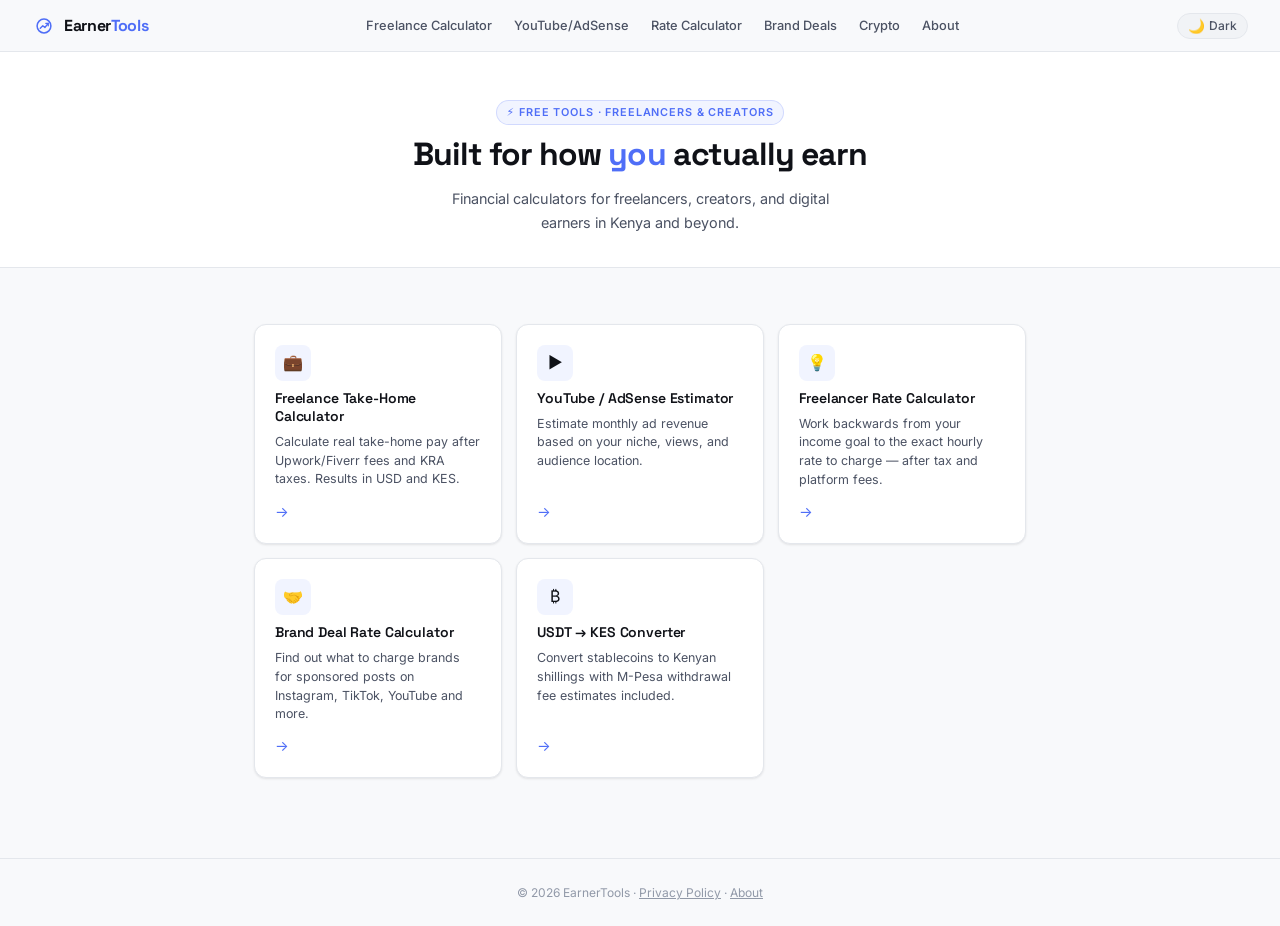
<file: index.html>
<!DOCTYPE html>
<html lang="en">
<head>
  <meta charset="UTF-8" />
  <script>(function(){try{if(localStorage.getItem('et-theme')==='dark')document.documentElement.classList.add('dark');}catch(e){}})();</script>
  <meta name="viewport" content="width=device-width, initial-scale=1.0" />
  <title>Earner Tools — Free Calculator Tools for Freelancers, Creators & Digital Earners</title>
  <meta name="description" content="Free financial calculators built for the new economy. Freelance take-home pay, YouTube revenue estimates, freelancer rate calculator, and crypto-to-KES converter." />
  <link rel="stylesheet" href="css/style.css" />

  <!-- Favicon -->
  <link rel="icon" href="/assets/favicon.png" type="image/png" />
  <link rel="icon" href="/assets/favicon.ico" sizes="any" />
  <link rel="apple-touch-icon" href="/assets/apple-touch-icon.png" />

  <!-- Open Graph -->
  <meta property="og:type"        content="website" />
  <meta property="og:site_name"   content="EarnerTools" />
  <meta property="og:locale"      content="en_KE" />
  <meta property="og:title"       content="EarnerTools — Free Financial Calculators for Freelancers & Creators" />
  <meta property="og:description" content="Free calculator tools built for the new economy. Freelance take-home pay, YouTube revenue, brand deal rates, freelancer rate calculator and crypto-to-KES converter." />
  <meta property="og:url"         content="https://earnertools.co.ke/" />
  <meta property="og:image"       content="https://earnertools.co.ke/assets/og-image.png" />

  <!-- Twitter Card -->
  <meta name="twitter:card"        content="summary_large_image" />
  <meta name="twitter:site"        content="@earnertools" />
  <meta name="twitter:title"       content="EarnerTools — Free Financial Calculators for Freelancers & Creators" />
  <meta name="twitter:description" content="Free calculator tools built for the new economy. Freelance take-home pay, YouTube revenue, brand deal rates, freelancer rate calculator and crypto-to-KES converter." />
  <meta name="twitter:image"       content="https://earnertools.co.ke/assets/og-image.png" />

  <!-- Canonical -->
  <link rel="canonical" href="https://earnertools.co.ke/" />

  <!-- Google Analytics — replace GA_MEASUREMENT_ID with your actual ID -->
  <script async src="https://www.googletagmanager.com/gtag/js?id=GA_MEASUREMENT_ID"></script>
  <script>
    window.dataLayer = window.dataLayer || [];
    function gtag(){dataLayer.push(arguments);}
    gtag('js', new Date());
    gtag('config', 'GA_MEASUREMENT_ID');
  </script>

  <!-- Structured data -->
  <script type="application/ld+json">
  {
    "@context": "https://schema.org",
    "@type": "WebSite",
    "name": "EarnerTools",
    "url": "https://earnertools.co.ke/",
    "description": "Free financial calculators built for the new economy. Freelance take-home pay, YouTube revenue estimates, freelancer rate calculator, and crypto-to-KES converter."
  }
  </script>
</head>
<body>

<nav>
  <a href="index.html" class="nav-logo"><svg class="nav-logo-icon" viewBox="0 0 160 160" width="24" height="24" aria-hidden="true"><circle cx="80" cy="80" r="46" fill="none" stroke="currentColor" stroke-width="10"/><path d="M 55 95 L 72 78 L 86 90 L 108 62" fill="none" stroke="currentColor" stroke-width="9" stroke-linecap="round" stroke-linejoin="round"/><path d="M 92 62 L 108 62 L 108 78" fill="none" stroke="currentColor" stroke-width="9" stroke-linecap="round" stroke-linejoin="round"/></svg><span class="nav-logo-text">Earner<span>Tools</span></span></a>
  <ul class="nav-links">
    <li><a href="freelance-calc.html">Freelance Calculator</a></li>
    <li><a href="youtube-calc.html">YouTube/AdSense</a></li>
    <li><a href="rate-calc.html">Rate Calculator</a></li>
    <li><a href="brand-deal-calc.html">Brand Deals</a></li>
    <li><a href="crypto-calc.html">Crypto</a></li>
    <li><a href="about.html">About</a></li>
    </ul>
    <button class="theme-toggle" onclick="toggleTheme()" aria-label="Toggle theme">
      <span class="icon">☀️</span>
      <span class="label">Light</span>
    </button>
</nav>

<section class="home-hero">
  <div class="hero-tag">⚡ Free Tools · Freelancers & Creators</div>
  <h1>Built for how <em>you</em> actually earn</h1>
  <p>Financial calculators for freelancers, creators, and digital earners in Kenya and beyond.</p>
</section>

<main class="main-container">
  <div class="tools-grid">

    <a href="freelance-calc.html" class="tool-card" style="animation-delay:0.1s">
      <div class="tool-icon">💼</div>
      <h3>Freelance Take-Home Calculator</h3>
      <p>Calculate real take-home pay after Upwork/Fiverr fees and KRA taxes. Results in USD and KES.</p>
      <div class="arrow">→</div>
    </a>

    <a href="youtube-calc.html" class="tool-card" style="animation-delay:0.2s">
      <div class="tool-icon">▶️</div>
      <h3>YouTube / AdSense Estimator</h3>
      <p>Estimate monthly ad revenue based on your niche, views, and audience location.</p>
      <div class="arrow">→</div>
    </a>

    <a href="rate-calc.html" class="tool-card" style="animation-delay:0.3s">
      <div class="tool-icon">💡</div>
      <h3>Freelancer Rate Calculator</h3>
      <p>Work backwards from your income goal to the exact hourly rate to charge — after tax and platform fees.</p>
      <div class="arrow">→</div>
    </a>

    <a href="brand-deal-calc.html" class="tool-card" style="animation-delay:0.4s">
      <div class="tool-icon">🤝</div>
      <h3>Brand Deal Rate Calculator</h3>
      <p>Find out what to charge brands for sponsored posts on Instagram, TikTok, YouTube and more.</p>
      <div class="arrow">→</div>
    </a>

    <a href="crypto-calc.html" class="tool-card" style="animation-delay:0.5s">
      <div class="tool-icon">₿</div>
      <h3>USDT → KES Converter</h3>
      <p>Convert stablecoins to Kenyan shillings with M-Pesa withdrawal fee estimates included.</p>
      <div class="arrow">→</div>
    </a>

  </div>
</main>

<footer>
  <p>© 2026 EarnerTools · <a href="privacy-policy.html">Privacy Policy</a> · <a href="about.html">About</a></p>
</footer>

<script src="js/theme.js"></script>
</body>
</html>
</file>
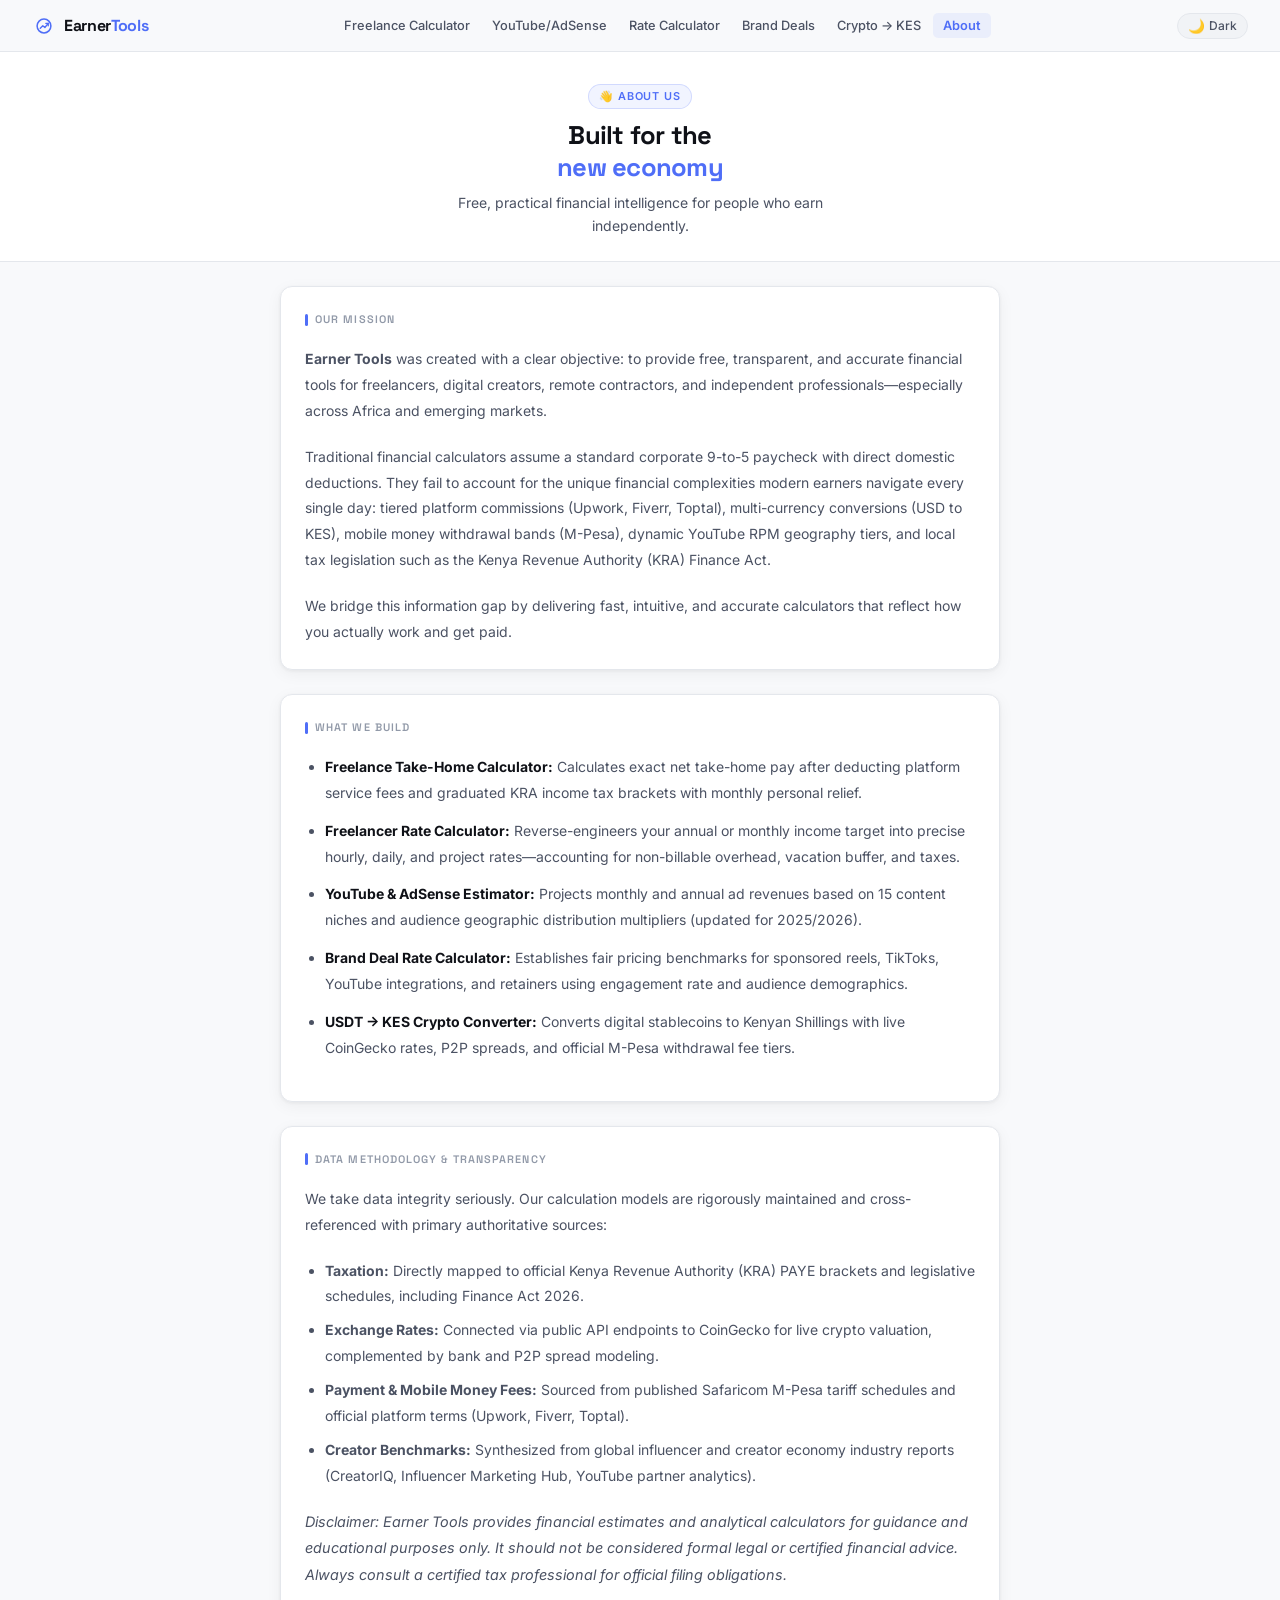
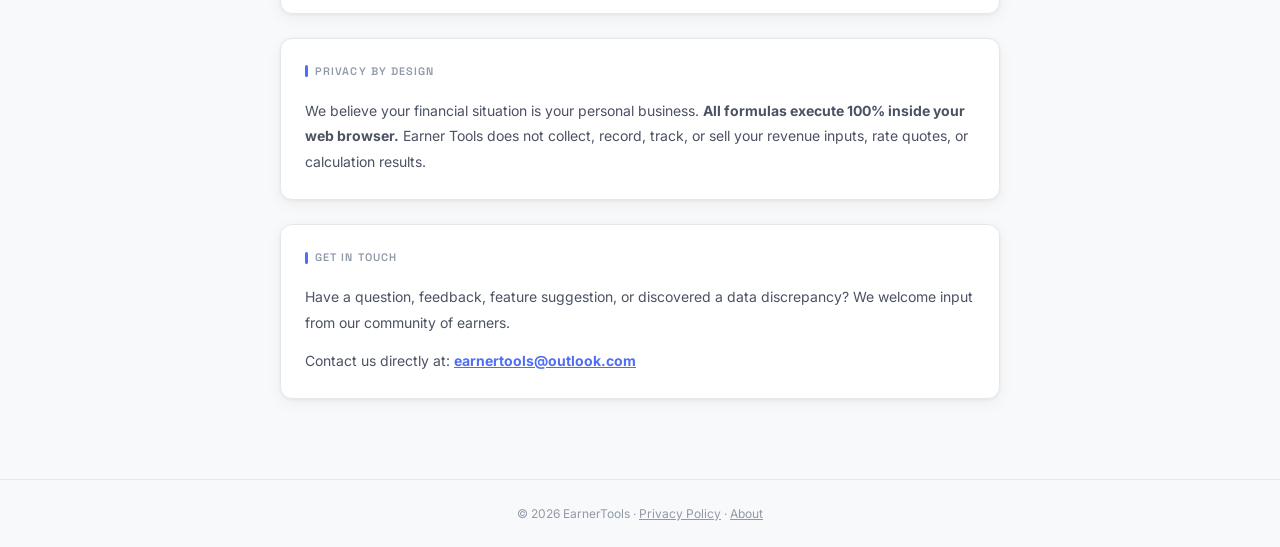
<file: about.html>
<!DOCTYPE html>
<html lang="en">
<head>
  <meta charset="UTF-8" />
  <script>(function(){try{if(localStorage.getItem('et-theme')==='dark')document.documentElement.classList.add('dark');}catch(e){}})();</script>
  <meta name="viewport" content="width=device-width, initial-scale=1.0" />
  <title>About Earner Tools — Financial Calculators for Freelancers & Creators</title>
  <meta name="description" content="Earner Tools builds free, verified financial calculators designed for freelancers, content creators, and remote digital earners in Kenya and worldwide." />
  <link rel="stylesheet" href="css/style.css" />

  <!-- Favicon -->
  <link rel="icon" href="/assets/favicon.png" type="image/png" />
  <link rel="icon" href="/assets/favicon.ico" sizes="any" />
  <link rel="apple-touch-icon" href="/assets/apple-touch-icon.png" />

  <!-- Open Graph -->
  <meta property="og:type"        content="website" />
  <meta property="og:site_name"   content="EarnerTools" />
  <meta property="og:locale"      content="en_KE" />
  <meta property="og:title"       content="About Earner Tools — Financial Calculators for Freelancers & Creators" />
  <meta property="og:description" content="Earner Tools builds free, verified financial calculators designed for freelancers, content creators, and remote digital earners in Kenya and worldwide." />
  <meta property="og:url"         content="https://earnertools.co.ke/about.html" />
  <meta property="og:image"       content="https://earnertools.co.ke/assets/og-image.png" />

  <!-- Twitter Card -->
  <meta name="twitter:card"        content="summary_large_image" />
  <meta name="twitter:title"       content="About Earner Tools — Financial Calculators for Freelancers & Creators" />
  <meta name="twitter:description" content="Earner Tools builds free, verified financial calculators designed for freelancers, content creators, and remote digital earners in Kenya and worldwide." />
  <meta name="twitter:image"       content="https://earnertools.co.ke/assets/og-image.png" />

  <!-- Canonical -->
  <link rel="canonical" href="https://earnertools.co.ke/about.html" />
</head>
<body>

<nav>
  <a href="index.html" class="nav-logo"><svg class="nav-logo-icon" viewBox="0 0 160 160" width="24" height="24" aria-hidden="true"><circle cx="80" cy="80" r="46" fill="none" stroke="currentColor" stroke-width="10"/><path d="M 55 95 L 72 78 L 86 90 L 108 62" fill="none" stroke="currentColor" stroke-width="9" stroke-linecap="round" stroke-linejoin="round"/><path d="M 92 62 L 108 62 L 108 78" fill="none" stroke="currentColor" stroke-width="9" stroke-linecap="round" stroke-linejoin="round"/></svg><span class="nav-logo-text">Earner<span>Tools</span></span></a>
  <ul class="nav-links">
    <li><a href="freelance-calc.html">Freelance Calculator</a></li>
    <li><a href="youtube-calc.html">YouTube/AdSense</a></li>
    <li><a href="rate-calc.html">Rate Calculator</a></li>
    <li><a href="brand-deal-calc.html">Brand Deals</a></li>
    <li><a href="crypto-calc.html">Crypto → KES</a></li>
    <li><a href="about.html" class="active">About</a></li>
  </ul>
  <button class="theme-toggle" onclick="toggleTheme()" aria-label="Toggle theme">
    <span class="icon">☀️</span>
    <span class="label">Light</span>
  </button>
</nav>

<section class="page-hero">
  <div class="hero-tag">👋 About Us</div>
  <h1>Built for the<br><em>new economy</em></h1>
  <p>Free, practical financial intelligence for people who earn independently.</p>
</section>

<main class="main-container">
  
  <!-- Mission Card -->
  <div class="card" style="max-width:720px; margin:0 auto 1.5rem;">
    <div class="card-title">Our Mission</div>
    <p style="color:var(--text-secondary); line-height:1.85; margin-bottom:1.25rem;">
      <strong>Earner Tools</strong> was created with a clear objective: to provide free, transparent, and accurate financial tools for freelancers, digital creators, remote contractors, and independent professionals—especially across Africa and emerging markets.
    </p>
    <p style="color:var(--text-secondary); line-height:1.85; margin-bottom:1.25rem;">
      Traditional financial calculators assume a standard corporate 9-to-5 paycheck with direct domestic deductions. They fail to account for the unique financial complexities modern earners navigate every single day: tiered platform commissions (Upwork, Fiverr, Toptal), multi-currency conversions (USD to KES), mobile money withdrawal bands (M-Pesa), dynamic YouTube RPM geography tiers, and local tax legislation such as the Kenya Revenue Authority (KRA) Finance Act.
    </p>
    <p style="color:var(--text-secondary); line-height:1.85;">
      We bridge this information gap by delivering fast, intuitive, and accurate calculators that reflect how you actually work and get paid.
    </p>
  </div>

  <!-- What We Offer -->
  <div class="card" style="max-width:720px; margin:0 auto 1.5rem;">
    <div class="card-title">What We Build</div>
    <div style="color:var(--text-secondary); line-height:1.85;">
      <ul style="margin:0 0 1rem 1.25rem;">
        <li style="margin-bottom:0.75rem;"><strong style="color:var(--text-primary)">Freelance Take-Home Calculator:</strong> Calculates exact net take-home pay after deducting platform service fees and graduated KRA income tax brackets with monthly personal relief.</li>
        <li style="margin-bottom:0.75rem;"><strong style="color:var(--text-primary)">Freelancer Rate Calculator:</strong> Reverse-engineers your annual or monthly income target into precise hourly, daily, and project rates—accounting for non-billable overhead, vacation buffer, and taxes.</li>
        <li style="margin-bottom:0.75rem;"><strong style="color:var(--text-primary)">YouTube & AdSense Estimator:</strong> Projects monthly and annual ad revenues based on 15 content niches and audience geographic distribution multipliers (updated for 2025/2026).</li>
        <li style="margin-bottom:0.75rem;"><strong style="color:var(--text-primary)">Brand Deal Rate Calculator:</strong> Establishes fair pricing benchmarks for sponsored reels, TikToks, YouTube integrations, and retainers using engagement rate and audience demographics.</li>
        <li style="margin-bottom:0.5rem;"><strong style="color:var(--text-primary)">USDT → KES Crypto Converter:</strong> Converts digital stablecoins to Kenyan Shillings with live CoinGecko rates, P2P spreads, and official M-Pesa withdrawal fee tiers.</li>
      </ul>
    </div>
  </div>

  <!-- Data Methodology -->
  <div class="card" style="max-width:720px; margin:0 auto 1.5rem;">
    <div class="card-title">Data Methodology & Transparency</div>
    <p style="color:var(--text-secondary); line-height:1.85; margin-bottom:1.25rem;">
      We take data integrity seriously. Our calculation models are rigorously maintained and cross-referenced with primary authoritative sources:
    </p>
    <ul style="color:var(--text-secondary); line-height:1.85; margin:0 0 1.25rem 1.25rem;">
      <li style="margin-bottom:0.5rem;"><strong>Taxation:</strong> Directly mapped to official Kenya Revenue Authority (KRA) PAYE brackets and legislative schedules, including Finance Act 2026.</li>
      <li style="margin-bottom:0.5rem;"><strong>Exchange Rates:</strong> Connected via public API endpoints to CoinGecko for live crypto valuation, complemented by bank and P2P spread modeling.</li>
      <li style="margin-bottom:0.5rem;"><strong>Payment & Mobile Money Fees:</strong> Sourced from published Safaricom M-Pesa tariff schedules and official platform terms (Upwork, Fiverr, Toptal).</li>
      <li style="margin-bottom:0.5rem;"><strong>Creator Benchmarks:</strong> Synthesized from global influencer and creator economy industry reports (CreatorIQ, Influencer Marketing Hub, YouTube partner analytics).</li>
    </ul>
    <p style="color:var(--text-secondary); line-height:1.85; font-size:0.9rem;">
      <em>Disclaimer: Earner Tools provides financial estimates and analytical calculators for guidance and educational purposes only. It should not be considered formal legal or certified financial advice. Always consult a certified tax professional for official filing obligations.</em>
    </p>
  </div>

  <!-- Privacy First -->
  <div class="card" style="max-width:720px; margin:0 auto 1.5rem;">
    <div class="card-title">Privacy by Design</div>
    <p style="color:var(--text-secondary); line-height:1.85;">
      We believe your financial situation is your personal business. <strong>All formulas execute 100% inside your web browser.</strong> Earner Tools does not collect, record, track, or sell your revenue inputs, rate quotes, or calculation results.
    </p>
  </div>

  <!-- Contact Us -->
  <div class="card" style="max-width:720px; margin:0 auto;">
    <div class="card-title">Get in Touch</div>
    <p style="color:var(--text-secondary); line-height:1.85; margin-bottom:0.75rem;">
      Have a question, feedback, feature suggestion, or discovered a data discrepancy? We welcome input from our community of earners.
    </p>
    <p style="color:var(--text-secondary); line-height:1.85;">
      Contact us directly at: <a href="mailto:earnertools@outlook.com" style="color:var(--accent); text-decoration:underline;"><strong>earnertools@outlook.com</strong></a>
    </p>
  </div>

</main>

<footer>
  <p>© 2026 EarnerTools · <a href="privacy-policy.html">Privacy Policy</a> · <a href="about.html">About</a></p>
</footer>
<script src="js/theme.js"></script>
</body>
</html>
</file>
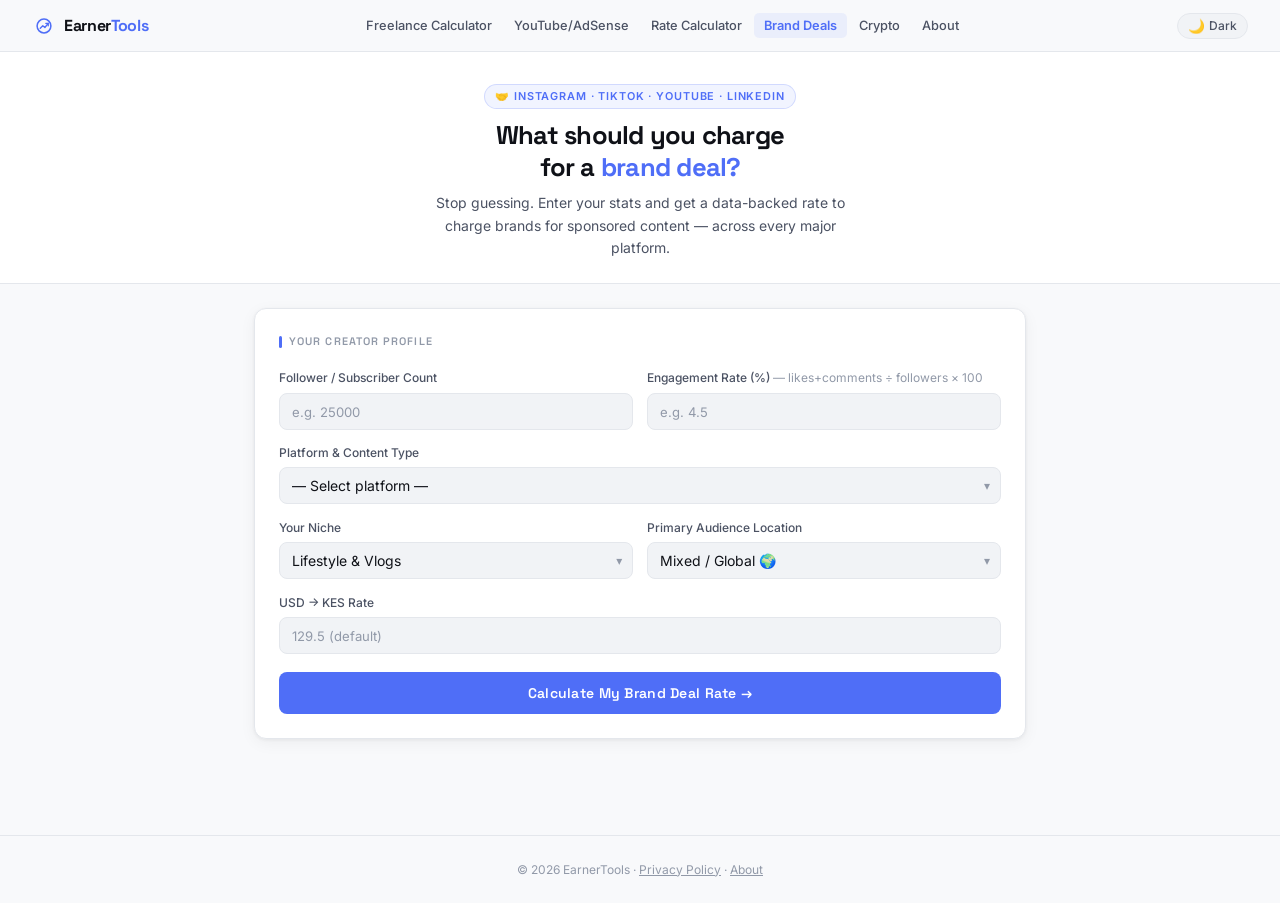
<file: brand-deal-calc.html>
<!DOCTYPE html>
<html lang="en">
<head>
  <meta charset="UTF-8" />
  <script>(function(){try{if(localStorage.getItem('et-theme')==='dark')document.documentElement.classList.add('dark');}catch(e){}})();</script>
  <meta name="viewport" content="width=device-width, initial-scale=1.0" />
  <title>Brand Deal Rate Calculator — What to Charge for Sponsored Posts | Earner Tools</title>
  <meta name="description" content="Calculate exactly what to charge brands for sponsored posts on Instagram, TikTok, YouTube and more. Factors in followers, engagement rate, niche, and audience location." />
  <link rel="stylesheet" href="css/style.css" />

  <!-- Favicon -->
  <link rel="icon" href="/assets/favicon.png" type="image/png" />
  <link rel="icon" href="/assets/favicon.ico" sizes="any" />
  <link rel="apple-touch-icon" href="/assets/apple-touch-icon.png" />

  <!-- Open Graph -->
  <meta property="og:type"        content="website" />
  <meta property="og:site_name"   content="EarnerTools" />
  <meta property="og:locale"      content="en_KE" />
  <meta property="og:title"       content="Brand Deal Rate Calculator — What to Charge for Sponsored Posts" />
  <meta property="og:description" content="Calculate exactly what to charge brands for sponsored posts on Instagram, TikTok, YouTube and more. Factors in followers, engagement rate, niche, and audience location." />
  <meta property="og:url"         content="https://earnertools.co.ke/brand-deal-calc.html" />
  <meta property="og:image"       content="https://earnertools.co.ke/assets/og-image.png" />

  <!-- Twitter Card -->
  <meta name="twitter:card"        content="summary_large_image" />
  <meta name="twitter:title"       content="Brand Deal Rate Calculator — What to Charge for Sponsored Posts" />
  <meta name="twitter:description" content="Calculate exactly what to charge brands for sponsored posts on Instagram, TikTok, YouTube and more. Factors in followers, engagement rate, niche, and audience location." />
  <meta name="twitter:image"       content="https://earnertools.co.ke/assets/og-image.png" />

  <!-- Canonical -->
  <link rel="canonical" href="https://earnertools.co.ke/brand-deal-calc.html" />

  <!-- Structured data -->
  <script type="application/ld+json">
  {
    "@context": "https://schema.org",
    "@type": "SoftwareApplication",
    "name": "Brand Deal Rate Calculator",
    "applicationCategory": "FinanceApplication",
    "operatingSystem": "Any",
    "url": "https://earnertools.co.ke/brand-deal-calc.html",
    "description": "Calculate exactly what to charge brands for sponsored posts on Instagram, TikTok, YouTube and more. Factors in followers, engagement rate, niche, and audience location.",
    "offers": { "@type": "Offer", "price": "0", "priceCurrency": "USD" }
  }
  </script>

  <style>

    .rpm-note {
      font-size: 0.8rem;
      color: var(--text-muted);
      margin-top: 5px;
      font-style: italic;
    }

    #platform-note {
      display: none;
      font-size: 0.8rem;
      color: var(--text-muted);
      font-style: italic;
      margin-top: 6px;
      padding: 8px 12px;
      background: var(--accent-dim);
      border-left: 2px solid var(--accent);
      border-radius: 0 var(--radius-xs) var(--radius-xs) 0;
    }

    /* ── RATE RANGE ── */
    .rate-range {
      display: grid;
      grid-template-columns: 1fr 1.4fr 1fr;
      gap: 0.9rem;
      margin-bottom: 1.25rem;
    }

    .rate-box {
      background: var(--bg-input);
      border: 1px solid var(--border);
      border-radius: var(--radius-sm);
      padding: 1.1rem;
      text-align: center;
    }

    .rate-box.mid {
      background: var(--accent-dim);
      border-color: var(--accent-mid);
    }

    .rate-box-label {
      font-size: 0.7rem;
      text-transform: uppercase;
      letter-spacing: 0.09em;
      color: var(--text-muted);
      margin-bottom: 7px;
    }

    .rate-box-usd {
      font-family: 'Syne', sans-serif;
      font-size: 1.3rem;
      font-weight: 800;
      letter-spacing: -0.02em;
    }

    .rate-box.mid .rate-box-usd { color: var(--accent); }

    .rate-box-kes {
      font-size: 0.72rem;
      color: var(--text-muted);
      margin-top: 4px;
    }

    /* ── PACKAGES ── */
    .pkg-grid {
      display: grid;
      grid-template-columns: 1fr 1fr;
      gap: 0.9rem;
    }

    .pkg-item {
      background: var(--bg-input);
      border: 1px solid var(--border);
      border-radius: var(--radius-sm);
      padding: 1.1rem 1.25rem;
      display: flex;
      justify-content: space-between;
      align-items: center;
      gap: 1rem;
    }

    .pkg-label {
      font-size: 0.83rem;
      color: var(--text-secondary);
      line-height: 1.4;
    }

    .pkg-label small {
      display: block;
      font-size: 0.72rem;
      color: var(--text-muted);
      margin-top: 2px;
    }

    .pkg-price {
      text-align: right;
      flex-shrink: 0;
    }

    .pkg-usd {
      font-family: 'Syne', sans-serif;
      font-size: 1rem;
      font-weight: 700;
      color: var(--text-primary);
    }

    .pkg-kes {
      font-size: 0.72rem;
      color: var(--text-muted);
      margin-top: 2px;
    }

    /* ── TIPS LIST ── */
    #negotiation-tips {
      list-style: none;
      display: flex;
      flex-direction: column;
      gap: 0.75rem;
    }

    #negotiation-tips li {
      font-size: 0.87rem;
      color: var(--text-secondary);
      padding-left: 1.5rem;
      position: relative;
      line-height: 1.55;
    }

    #negotiation-tips li::before {
      content: '→';
      position: absolute;
      left: 0;
      color: var(--accent);
      font-weight: 700;
    }

    /* ── INFO GRID ── */
    .info-grid {
      display: grid;
      grid-template-columns: 1fr 1fr;
      gap: 0.75rem;
    }

    .info-item {
      background: var(--bg-input);
      border-radius: var(--radius-sm);
      padding: 0.9rem 1rem;
    }

    .info-label {
      font-size: 0.72rem;
      text-transform: uppercase;
      letter-spacing: 0.07em;
      color: var(--text-muted);
      margin-bottom: 4px;
    }

    .info-val {
      font-size: 0.9rem;
      font-weight: 500;
      color: var(--text-primary);
    }

    @media (max-width: 640px) {
      .rate-range { grid-template-columns: 1fr; }
      .pkg-grid   { grid-template-columns: 1fr; }
      .info-grid  { grid-template-columns: 1fr; }
    }
  </style>
</head>
<body>

<!-- ── NAV ── -->
<nav>
  <a href="index.html" class="nav-logo"><svg class="nav-logo-icon" viewBox="0 0 160 160" width="24" height="24" aria-hidden="true"><circle cx="80" cy="80" r="46" fill="none" stroke="currentColor" stroke-width="10"/><path d="M 55 95 L 72 78 L 86 90 L 108 62" fill="none" stroke="currentColor" stroke-width="9" stroke-linecap="round" stroke-linejoin="round"/><path d="M 92 62 L 108 62 L 108 78" fill="none" stroke="currentColor" stroke-width="9" stroke-linecap="round" stroke-linejoin="round"/></svg><span class="nav-logo-text">Earner<span>Tools</span></span></a>
  <ul class="nav-links">
    <li><a href="freelance-calc.html">Freelance Calculator</a></li>
    <li><a href="youtube-calc.html">YouTube/AdSense</a></li>
    <li><a href="rate-calc.html">Rate Calculator</a></li>
    <li><a href="brand-deal-calc.html" class="active">Brand Deals</a></li>
    <li><a href="crypto-calc.html">Crypto</a></li>
    <li><a href="about.html">About</a></li>
  </ul>
  <button class="theme-toggle" onclick="toggleTheme()" aria-label="Toggle theme">
    <span class="icon">☀️</span>
    <span class="label">Light</span>
  </button>
</nav>

<!-- ── HERO ── -->
<section class="page-hero">
  <div class="hero-tag">🤝 Instagram · TikTok · YouTube · LinkedIn</div>
  <h1>What should you charge<br>for a <em>brand deal?</em></h1>
  <p>Stop guessing. Enter your stats and get a data-backed rate to charge brands for sponsored content — across every major platform.</p>
</section>

<!-- ── MAIN ── -->
<main class="main-container">

  <!-- INPUTS -->
  <div class="card">
    <div class="card-title">Your Creator Profile</div>

    <div class="form-grid">

      <div class="form-group">
        <label for="followers">Follower / Subscriber Count</label>
        <input type="number" id="followers" placeholder="e.g. 25000" min="1000" />
      </div>

      <div class="form-group">
        <label for="engagement-rate">
          Engagement Rate (%)
          <span style="color:var(--text-muted); font-weight:400"> — likes+comments ÷ followers × 100</span>
        </label>
        <input type="number" id="engagement-rate" placeholder="e.g. 4.5" min="0.1" step="0.1" />
      </div>

      <div class="form-group full">
        <label for="platform">Platform & Content Type</label>
        <div class="select-wrapper">
          <select id="platform">
            <option value="" disabled selected>— Select platform —</option>
          </select>
        </div>
        <span id="platform-note"></span>
      </div>

      <div class="form-group">
        <label for="niche">Your Niche</label>
        <div class="select-wrapper">
          <select id="niche"></select>
        </div>
      </div>

      <div class="form-group">
        <label for="audience-location">Primary Audience Location</label>
        <div class="select-wrapper">
          <select id="audience-location"></select>
        </div>
      </div>

      <div class="form-group full">
        <label for="usd-rate">USD → KES Rate</label>
        <input type="number" id="usd-rate" placeholder="129.5 (default)" min="1" step="0.1" />
      </div>

    </div>

    <p id="error-msg" style="display:none;" class="error-msg"></p>

    <button class="btn-calculate" onclick="calculate()">
      Calculate My Brand Deal Rate →
    </button>
  </div>

  <!-- RESULTS -->
  <div id="results">

    <!-- Rate range -->
    <div class="card">
      <div class="updated-badge">✓ Industry benchmarks 2025/2026</div>
      <div class="card-title">Your Sponsored Post Rate</div>

      <div class="rate-range">
        <div class="rate-box">
          <div class="rate-box-label">Minimum</div>
          <div class="rate-box-usd" id="stat-rate-low">—</div>
          <div class="rate-box-kes" id="stat-kes-low">—</div>
        </div>
        <div class="rate-box mid">
          <div class="rate-box-label">Recommended Rate</div>
          <div class="rate-box-usd" id="stat-rate-mid">—</div>
          <div class="rate-box-kes" id="stat-kes-mid">—</div>
        </div>
        <div class="rate-box">
          <div class="rate-box-label">Premium Rate</div>
          <div class="rate-box-usd" id="stat-rate-high">—</div>
          <div class="rate-box-kes" id="stat-kes-high">—</div>
        </div>
      </div>

      <p style="font-size:0.8rem; color:var(--text-muted); text-align:center;">
        Start at the recommended rate. Move to premium once you have 3+ successful brand partnerships.
      </p>
    </div>

    <!-- Package rates -->
    <div class="card">
      <div class="card-title">Package Rates to Offer Brands</div>
      <div class="pkg-grid">

        <div class="pkg-item">
          <div class="pkg-label">
            Single Post
            <small>One-off sponsored content</small>
          </div>
          <div class="pkg-price">
            <div class="pkg-usd" id="pkg-single">—</div>
            <div class="pkg-kes" id="pkg-single-kes">—</div>
          </div>
        </div>

        <div class="pkg-item">
          <div class="pkg-label">
            3-Post Bundle
            <small>Slight discount, more commitment</small>
          </div>
          <div class="pkg-price">
            <div class="pkg-usd" id="pkg-bundle">—</div>
            <div class="pkg-kes" id="pkg-bundle-kes">—</div>
          </div>
        </div>

        <div class="pkg-item">
          <div class="pkg-label">
            Monthly Retainer
            <small>Ongoing partnership (4 posts/mo)</small>
          </div>
          <div class="pkg-price">
            <div class="pkg-usd" id="pkg-monthly">—</div>
            <div class="pkg-kes" id="pkg-monthly-kes">—</div>
          </div>
        </div>

        <div class="pkg-item">
          <div class="pkg-label">
            Niche Exclusivity
            <small>No competitor brands for 30 days</small>
          </div>
          <div class="pkg-price">
            <div class="pkg-usd" id="pkg-exclusive">—</div>
            <div class="pkg-kes" id="pkg-exclusive-kes">—</div>
          </div>
        </div>

      </div>
    </div>

    <!-- Your profile breakdown -->
    <div class="card">
      <div class="card-title">Rate Breakdown</div>
      <div class="info-grid">
        <div class="info-item">
          <div class="info-label">Platform</div>
          <div class="info-val" id="bd-platform">—</div>
        </div>
        <div class="info-item">
          <div class="info-label">Niche</div>
          <div class="info-val" id="bd-niche">—</div>
        </div>
        <div class="info-item">
          <div class="info-label">Followers</div>
          <div class="info-val" id="bd-followers">—</div>
        </div>
        <div class="info-item">
          <div class="info-label">Engagement Rate</div>
          <div class="info-val" id="bd-engagement">—</div>
        </div>
        <div class="info-item">
          <div class="info-label">Audience Location</div>
          <div class="info-val" id="bd-location">—</div>
        </div>
        <div class="info-item">
          <div class="info-label">Location Multiplier</div>
          <div class="info-val" id="bd-loc-mult">—</div>
        </div>
        <div class="info-item">
          <div class="info-label">Niche Premium</div>
          <div class="info-val" id="bd-niche-mult">—</div>
        </div>
      </div>
    </div>

    <!-- Negotiation tips -->
    <div class="card">
      <div class="card-title">Negotiation Tips — For You Specifically</div>
      <ul id="negotiation-tips"></ul>
    </div>

    <div class="disclaimer">
      <strong>⚠ These are benchmarks, not guarantees.</strong> Brand deal rates vary widely based on your portfolio, relationship with the brand, content quality, and negotiation. Use these figures as a starting point — experienced creators often charge 2–5× these rates. Data based on industry reports from Influencer Marketing Hub, Creator IQ, and Later (2025/2026).
    </div>

  </div>

</main>

<footer>
  <p>© 2026 EarnerTools · <a href="privacy-policy.html">Privacy Policy</a> · <a href="about.html">About</a></p>
</footer>

<script src="js/brand-deal.js"></script>
<script src="js/theme.js"></script>
</body>
</html>
</file>
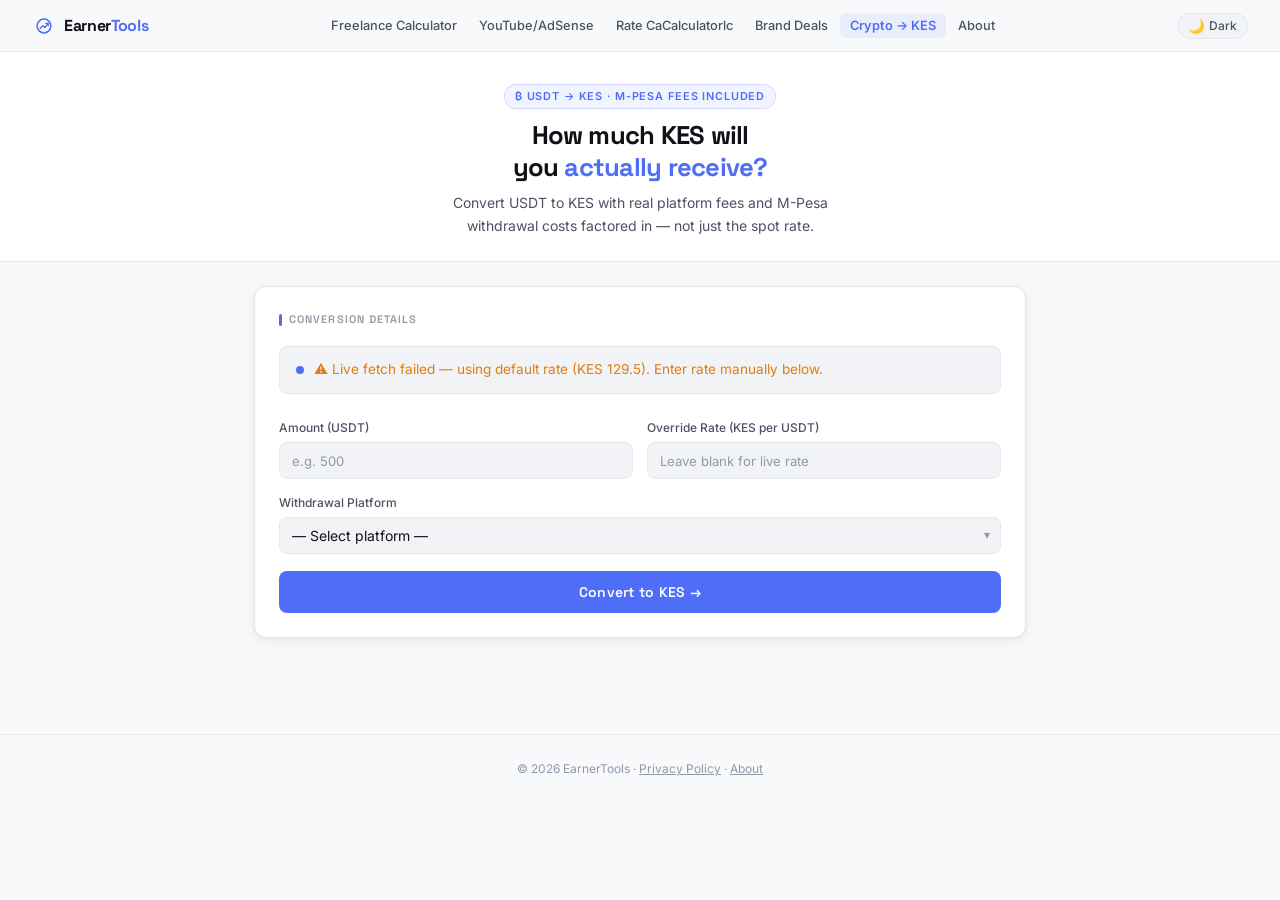
<file: crypto-calc.html>
<!DOCTYPE html>
<html lang="en">
<head>
  <meta charset="UTF-8" />
  <script>(function(){try{if(localStorage.getItem('et-theme')==='dark')document.documentElement.classList.add('dark');}catch(e){}})();</script>
  <meta name="viewport" content="width=device-width, initial-scale=1.0" />
  <title>USDT to KES Converter — M-Pesa Withdrawal Fees Included | Earner Tools</title>
  <meta name="description" content="Convert USDT to Kenyan Shillings (KES) with real M-Pesa withdrawal fees factored in. Compare Binance P2P, Yellow Card, Paxful and more. Free tool." />
  <link rel="stylesheet" href="css/style.css" />

  <!-- Favicon -->
  <link rel="icon" href="/assets/favicon.png" type="image/png" />
  <link rel="icon" href="/assets/favicon.ico" sizes="any" />
  <link rel="apple-touch-icon" href="/assets/apple-touch-icon.png" />

  <!-- Open Graph -->
  <meta property="og:type"        content="website" />
  <meta property="og:site_name"   content="EarnerTools" />
  <meta property="og:locale"      content="en_KE" />
  <meta property="og:title"       content="USDT to KES Converter — M-Pesa Withdrawal Fees Included" />
  <meta property="og:description" content="Convert USDT to Kenyan Shillings (KES) with real M-Pesa withdrawal fees factored in. Compare Binance P2P, Yellow Card, Paxful and more. Free tool." />
  <meta property="og:url"         content="https://earnertools.co.ke/crypto-calc.html" />
  <meta property="og:image"       content="https://earnertools.co.ke/assets/og-image.png" />

  <!-- Twitter Card -->
  <meta name="twitter:card"        content="summary_large_image" />
  <meta name="twitter:title"       content="USDT to KES Converter — M-Pesa Withdrawal Fees Included" />
  <meta name="twitter:description" content="Convert USDT to Kenyan Shillings (KES) with real M-Pesa withdrawal fees factored in. Compare Binance P2P, Yellow Card, Paxful and more. Free tool." />
  <meta name="twitter:image"       content="https://earnertools.co.ke/assets/og-image.png" />

  <!-- Canonical -->
  <link rel="canonical" href="https://earnertools.co.ke/crypto-calc.html" />

  <!-- Structured data -->
  <script type="application/ld+json">
  {
    "@context": "https://schema.org",
    "@type": "SoftwareApplication",
    "name": "USDT to KES Converter",
    "applicationCategory": "FinanceApplication",
    "operatingSystem": "Any",
    "url": "https://earnertools.co.ke/crypto-calc.html",
    "description": "Convert USDT to Kenyan Shillings (KES) with real M-Pesa withdrawal fees factored in. Compare Binance P2P, Yellow Card, Paxful and more.",
    "offers": { "@type": "Offer", "price": "0", "priceCurrency": "USD" }
  }
  </script>

  <style>
    .rate-status-box {
      background: var(--bg-input);
      border: 1px solid var(--border);
      border-radius: var(--radius-sm);
      padding: 12px 16px;
      font-size: 0.85rem;
      margin-bottom: 1.5rem;
      display: flex;
      align-items: center;
      gap: 10px;
    }

    .rate-dot {
      width: 8px;
      height: 8px;
      border-radius: 50%;
      background: var(--accent);
      flex-shrink: 0;
      animation: pulse 2s infinite;
    }

    @keyframes pulse {
      0%, 100% { opacity: 1; }
      50%       { opacity: 0.3; }
    }

    #platform-note {
      display: none;
      font-size: 0.8rem;
      color: var(--text-muted);
      font-style: italic;
      margin-top: 6px;
    }

    .result-hero {
      text-align: center;
      padding: 2rem 1rem;
      background: var(--accent-dim);
      border: 1px solid var(--accent-mid);
      border-radius: var(--radius-sm);
      margin-bottom: 1.5rem;
    }

    .result-hero-label {
      font-size: 0.8rem;
      text-transform: uppercase;
      letter-spacing: 0.1em;
      color: var(--accent);
      margin-bottom: 10px;
    }

    .result-hero-amount {
      font-family: 'Syne', sans-serif;
      font-size: clamp(2rem, 6vw, 3rem);
      font-weight: 800;
      color: var(--accent);
      line-height: 1;
    }

    .result-hero-sub {
      font-size: 0.88rem;
      color: var(--text-muted);
      margin-top: 8px;
    }

    .mini-stats {
      display: grid;
      grid-template-columns: repeat(4, 1fr);
      gap: 0.75rem;
      margin-bottom: 1.5rem;
    }

    .mini-stat {
      background: var(--bg-input);
      border: 1px solid var(--border);
      border-radius: var(--radius-sm);
      padding: 0.9rem;
      text-align: center;
    }

    .mini-stat-label {
      font-size: 0.72rem;
      text-transform: uppercase;
      letter-spacing: 0.07em;
      color: var(--text-muted);
      margin-bottom: 5px;
    }

    .mini-stat-val {
      font-family: 'Syne', sans-serif;
      font-size: 0.95rem;
      font-weight: 700;
    }

    .compare-table {
      width: 100%;
      border-collapse: collapse;
    }

    .compare-table th {
      text-align: left;
      font-size: 0.78rem;
      text-transform: uppercase;
      letter-spacing: 0.07em;
      color: var(--text-muted);
      padding-bottom: 10px;
      border-bottom: 1px solid var(--border);
    }

    .compare-table td {
      padding: 11px 0;
      font-size: 0.88rem;
      border-bottom: 1px solid var(--border);
    }

    .compare-table tr:last-child td { border-bottom: none; }

    @media (max-width: 640px) {
      .mini-stats { grid-template-columns: 1fr 1fr; }
    }
  </style>
  
</head>
<body>

<nav>
  <a href="index.html" class="nav-logo"><svg class="nav-logo-icon" viewBox="0 0 160 160" width="24" height="24" aria-hidden="true"><circle cx="80" cy="80" r="46" fill="none" stroke="currentColor" stroke-width="10"/><path d="M 55 95 L 72 78 L 86 90 L 108 62" fill="none" stroke="currentColor" stroke-width="9" stroke-linecap="round" stroke-linejoin="round"/><path d="M 92 62 L 108 62 L 108 78" fill="none" stroke="currentColor" stroke-width="9" stroke-linecap="round" stroke-linejoin="round"/></svg><span class="nav-logo-text">Earner<span>Tools</span></span></a>
  <ul class="nav-links">
    <li><a href="freelance-calc.html">Freelance Calculator</a></li>
    <li><a href="youtube-calc.html">YouTube/AdSense</a></li>
    <li><a href="rate-calc.html">Rate CaCalculatorlc</a></li>
    <li><a href="brand-deal-calc.html">Brand Deals</a></li>
    <li><a href="crypto-calc.html" class="active">Crypto → KES</a></li>
    <li><a href="about.html">About</a></li>
    </ul>
    <button class="theme-toggle" onclick="toggleTheme()" aria-label="Toggle theme">
      <span class="icon">☀️</span>
      <span class="label">Light</span>
    </button>
</nav>

<section class="page-hero">
  <div class="hero-tag">₿ USDT → KES · M-Pesa Fees Included</div>
  <h1>How much KES will<br>you <em>actually receive?</em></h1>
  <p>Convert USDT to KES with real platform fees and M-Pesa withdrawal costs factored in — not just the spot rate.</p>
</section>

<main class="main-container">

  <!-- INPUTS -->
  <div class="card">
    <div class="card-title">Conversion Details</div>

    <!-- Live rate status -->
    <div class="rate-status-box">
      <div class="rate-dot"></div>
      <span id="rate-status">Connecting to live rates...</span>
    </div>

    <div class="form-grid">

      <div class="form-group">
        <label for="usdt-amount">Amount (USDT)</label>
        <input type="number" id="usdt-amount" placeholder="e.g. 500" min="0" step="0.01" />
      </div>

      <div class="form-group">
        <label for="manual-rate">Override Rate (KES per USDT)</label>
        <input type="number" id="manual-rate" placeholder="Leave blank for live rate" min="1" step="0.1" />
      </div>

      <div class="form-group full">
        <label for="platform">Withdrawal Platform</label>
        <div class="select-wrapper">
          <select id="platform">
            <option value="" disabled selected>— Select platform —</option>
          </select>
        </div>
        <span id="platform-note"></span>
      </div>

    </div>

    <p id="error-msg" style="display:none; color:var(--danger); font-size:0.88rem; margin-top:1rem;"></p>

    <button class="btn-calculate" onclick="calculate()">
      Convert to KES →
    </button>
  </div>

  <!-- RESULTS -->
  <div id="results">

    <div class="card">
      <div class="updated-badge">✓ Platform fees verified — 2025</div>

      <!-- Hero result -->
      <div class="result-hero">
        <div class="result-hero-label">You Will Receive</div>
        <div class="result-hero-amount" id="stat-net-kes">—</div>
        <div class="result-hero-sub">After all fees and spreads</div>
      </div>

      <!-- Mini stats -->
      <div class="mini-stats">
        <div class="mini-stat">
          <div class="mini-stat-label">Spot Rate</div>
          <div class="mini-stat-val" id="stat-spot">—</div>
        </div>
        <div class="mini-stat">
          <div class="mini-stat-label">Effective Rate</div>
          <div class="mini-stat-val" id="stat-effective">—</div>
        </div>
        <div class="mini-stat">
          <div class="mini-stat-label">Total Fees</div>
          <div class="mini-stat-val" id="stat-fees-usd">—</div>
        </div>
        <div class="mini-stat">
          <div class="mini-stat-label">Fee % of Total</div>
          <div class="mini-stat-val" id="stat-fees-pct">—</div>
        </div>
      </div>
    </div>

    <!-- Breakdown -->
    <div class="card">
      <div class="card-title">Step-by-Step Breakdown</div>
      <table class="breakdown-table">
        <tr>
          <td>You send</td>
          <td id="bd-input" style="text-align:right; font-weight:500">—</td>
        </tr>
        <tr class="deduction">
          <td>Exchange fee</td>
          <td id="bd-exchange-fee" style="text-align:right">—</td>
        </tr>
        <tr class="deduction">
          <td>Withdrawal fee</td>
          <td id="bd-withdrawal" style="text-align:right">—</td>
        </tr>
        <tr>
          <td>USDT being converted</td>
          <td id="bd-after" style="text-align:right; font-weight:500">—</td>
        </tr>
        <tr>
          <td>P2P / Platform spread</td>
          <td id="bd-spread" style="text-align:right; color:var(--warning)">—</td>
        </tr>
        <tr>
          <td>Effective conversion rate</td>
          <td id="bd-rate" style="text-align:right">—</td>
        </tr>
        <tr>
          <td>Gross KES</td>
          <td id="bd-gross-kes" style="text-align:right">—</td>
        </tr>
        <tr class="deduction">
          <td>Excise duty (VASP fees)</td>
          <td id="bd-excise" style="text-align:right">—</td>
        </tr>
        <tr class="total-row">
          <td>Net KES (take-home)</td>
          <td id="bd-net-kes" style="text-align:right">—</td>
        </tr>
      </table>
    </div>

    <!-- Platform comparison -->
    <div class="card">
      <div class="card-title">Platform Comparison — Same Amount</div>
      <table class="compare-table">
        <thead>
          <tr>
            <th>Platform</th>
            <th style="text-align:right">You Receive (KES)</th>
          </tr>
        </thead>
        <tbody id="compare-body"></tbody>
      </table>
      <p style="font-size:0.8rem; color:var(--text-muted); margin-top:1rem;">Based on typical P2P spreads. Actual rates vary by market conditions and available offers at time of trade.</p>
    </div>

    <div class="disclaimer">
      <strong>⚠ Rates are indicative only.</strong> Live USDT/KES rate sourced from CoinGecko. P2P spreads are typical averages — actual rates on Binance P2P, Paxful, or Yellow Card vary by offer and time of day. Always confirm the final rate on the platform before completing a transfer. Not financial advice.
    </div>

  </div>

</main>

<footer>
  <p>© 2026 EarnerTools · <a href="privacy-policy.html">Privacy Policy</a> · <a href="about.html">About</a></p>
</footer>
<script src="js/theme.js"></script>
<script src="js/crypto.js"></script>
</body>
</html>
</file>
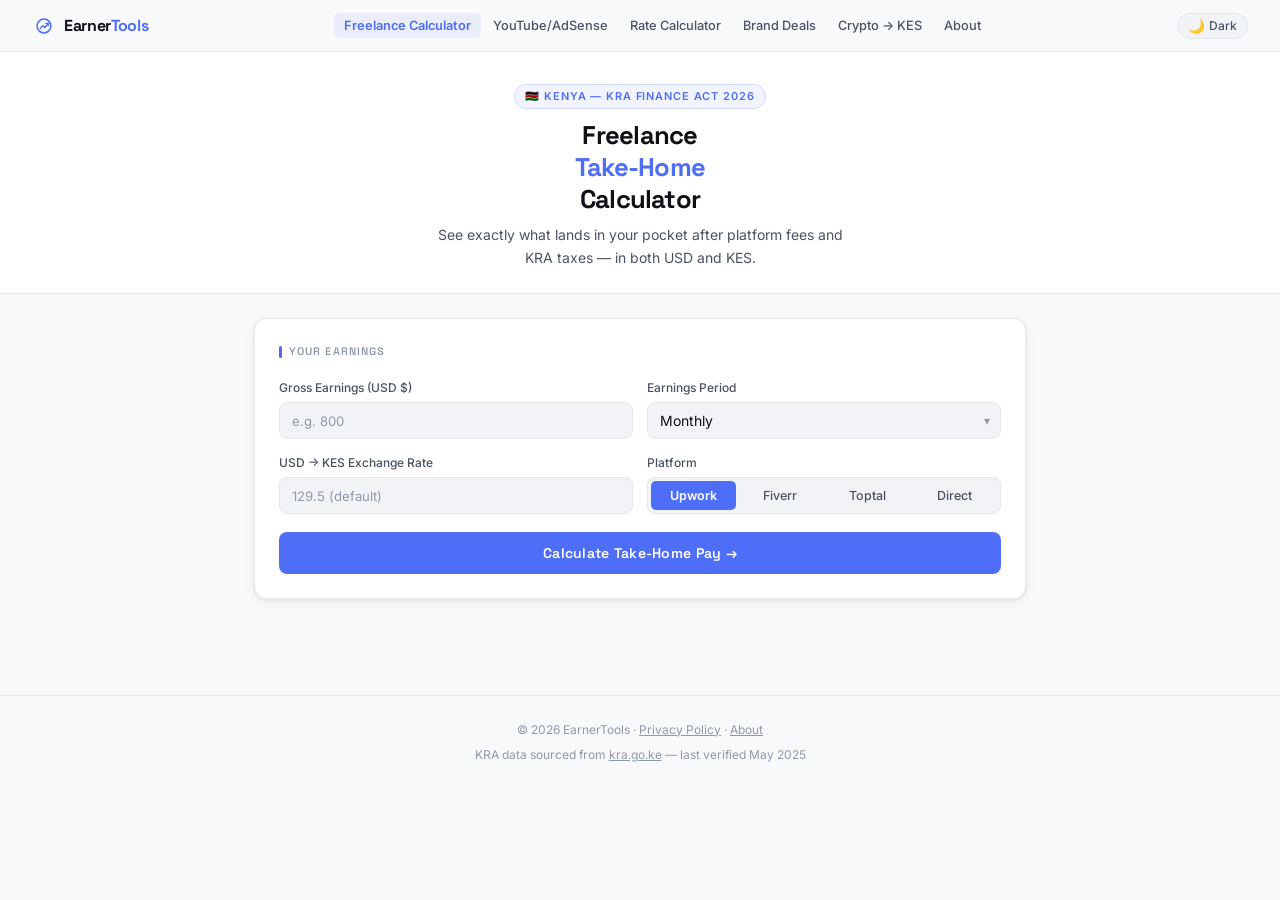
<file: freelance-calc.html>
<!DOCTYPE html>
<html lang="en">
<head>
  <meta charset="UTF-8" />
  <script>(function(){try{if(localStorage.getItem('et-theme')==='dark')document.documentElement.classList.add('dark');}catch(e){}})();</script>
  <meta name="viewport" content="width=device-width, initial-scale=1.0" />
  <title>Freelance Take-Home Calculator Kenya — KRA Tax + Upwork/Fiverr Fees | Earner Tools</title>
  <meta name="description" content="Calculate your actual take-home pay as a Kenyan freelancer. Factors in Upwork, Fiverr, or Toptal platform fees plus KRA income tax brackets. Free, accurate, updated for Finance Act 2026." />
  <link rel="stylesheet" href="css/style.css" />

  <!-- Favicon -->
  <link rel="icon" href="/assets/favicon.png" type="image/png" />
  <link rel="icon" href="/assets/favicon.ico" sizes="any" />
  <link rel="apple-touch-icon" href="/assets/apple-touch-icon.png" />

  <!-- Open Graph -->
  <meta property="og:type"        content="website" />
  <meta property="og:site_name"   content="EarnerTools" />
  <meta property="og:locale"      content="en_KE" />
  <meta property="og:title"       content="Freelance Take-Home Calculator Kenya — KRA Tax + Upwork/Fiverr Fees" />
  <meta property="og:description" content="Calculate your actual take-home pay as a Kenyan freelancer. Factors in Upwork, Fiverr, or Toptal platform fees plus KRA income tax brackets. Free, accurate, updated for Finance Act 2026." />
  <meta property="og:url"         content="https://earnertools.co.ke/freelance-calc.html" />
  <meta property="og:image"       content="https://earnertools.co.ke/assets/og-image.png" />

  <!-- Twitter Card -->
  <meta name="twitter:card"        content="summary_large_image" />
  <meta name="twitter:title"       content="Freelance Take-Home Calculator Kenya — KRA Tax + Upwork/Fiverr Fees" />
  <meta name="twitter:description" content="Calculate your actual take-home pay as a Kenyan freelancer. Factors in Upwork, Fiverr, or Toptal platform fees plus KRA income tax brackets. Free, accurate, updated for Finance Act 2026." />
  <meta name="twitter:image"       content="https://earnertools.co.ke/assets/og-image.png" />

  <!-- Canonical -->
  <link rel="canonical" href="https://earnertools.co.ke/freelance-calc.html" />

  <!-- Structured data -->
  <script type="application/ld+json">
  {
    "@context": "https://schema.org",
    "@type": "SoftwareApplication",
    "name": "Freelance Take-Home Calculator",
    "applicationCategory": "FinanceApplication",
    "operatingSystem": "Any",
    "url": "https://earnertools.co.ke/freelance-calc.html",
    "description": "Calculate your actual take-home pay as a Kenyan freelancer. Factors in Upwork, Fiverr, or Toptal platform fees plus KRA income tax brackets.",
    "offers": { "@type": "Offer", "price": "0", "priceCurrency": "USD" }
  }
  </script>
</head>
<body>

<!-- ── NAVIGATION ── -->
<nav>
  <a href="index.html" class="nav-logo"><svg class="nav-logo-icon" viewBox="0 0 160 160" width="24" height="24" aria-hidden="true"><circle cx="80" cy="80" r="46" fill="none" stroke="currentColor" stroke-width="10"/><path d="M 55 95 L 72 78 L 86 90 L 108 62" fill="none" stroke="currentColor" stroke-width="9" stroke-linecap="round" stroke-linejoin="round"/><path d="M 92 62 L 108 62 L 108 78" fill="none" stroke="currentColor" stroke-width="9" stroke-linecap="round" stroke-linejoin="round"/></svg><span class="nav-logo-text">Earner<span>Tools</span></span></a>
  <ul class="nav-links">
    <li><a href="freelance-calc.html" class="active">Freelance Calculator</a></li>
    <li><a href="youtube-calc.html">YouTube/AdSense</a></li>
    <li><a href="rate-calc.html">Rate Calculator</a></li>
    <li><a href="brand-deal-calc.html">Brand Deals</a></li>
    <li><a href="crypto-calc.html">Crypto → KES</a></li>
    <li><a href="about.html">About</a></li>
    </ul>
    <button class="theme-toggle" onclick="toggleTheme()" aria-label="Toggle theme">
      <span class="icon">☀️</span>
      <span class="label">Light</span>
    </button>
</nav>

<!-- ── HERO ── -->
<section class="page-hero">
  <div class="hero-tag">🇰🇪 Kenya — KRA Finance Act 2026</div>
  <h1>Freelance <br> <em>Take-Home</em><br>Calculator</h1>
  <p>See exactly what lands in your pocket after platform fees and KRA taxes — in both USD and KES.</p>
</section>

<!-- ── MAIN ── -->
<main class="main-container">

  <!-- INPUTS CARD -->
  <div class="card">
    <div class="card-title">Your Earnings</div>

    <div class="form-grid">

      <!-- Gross Earnings -->
      <div class="form-group">
        <label for="gross-usd">Gross Earnings (USD $)</label>
        <input type="number" id="gross-usd" placeholder="e.g. 800" min="0" step="0.01" />
      </div>

      <!-- Period -->
      <div class="form-group">
        <label for="period">Earnings Period</label>
        <div class="select-wrapper">
          <select id="period">
            <option value="monthly" selected>Monthly</option>
            <option value="weekly">Weekly</option>
            <option value="annual">Annual</option>
          </select>
        </div>
      </div>

      <!-- USD/KES Rate -->
      <div class="form-group">
        <label for="usd-rate">USD → KES Exchange Rate</label>
        <input type="number" id="usd-rate" placeholder="129.5 (default)" min="1" step="0.1" />
      </div>

      <!-- Platform -->
      <div class="form-group">
        <label>Platform</label>
        <div class="tab-group">
          <button class="tab-btn active" data-tab="upwork"  onclick="setTab('upwork')">Upwork</button>
          <button class="tab-btn"        data-tab="fiverr"  onclick="setTab('fiverr')">Fiverr</button>
          <button class="tab-btn"        data-tab="toptal"  onclick="setTab('toptal')">Toptal</button>
          <button class="tab-btn"        data-tab="direct"  onclick="setTab('direct')">Direct</button>
        </div>
      </div>

    </div>

    <!-- Error -->
    <p id="error-msg" style="display:none; color:var(--danger); font-size:0.88rem; margin-top:1rem;"></p>

    <button class="btn-calculate" onclick="calculate()">
      Calculate Take-Home Pay →
    </button>
  </div>

  <!-- RESULTS -->
  <div id="results">

    <!-- Stat Cards -->
    <div class="card">
      <div class="updated-badge">✓ KRA rates verified — May 2025</div>
      <div class="card-title">Your Results</div>

      <div class="results-grid">

        <div class="result-item highlight">
          <div class="result-label">Take-Home Pay</div>
          <div class="result-value" id="stat-takehome-kes">—</div>
          <div class="result-sub" id="stat-takehome-usd">—</div>
        </div>

        <div class="result-item">
          <div class="result-label">Platform Fee</div>
          <div class="result-value" id="stat-platform-fee">—</div>
          <div class="result-sub" id="stat-platform-sub">—</div>
        </div>

        <div class="result-item">
          <div class="result-label">KRA Tax</div>
          <div class="result-value" id="stat-kra-tax">—</div>
          <div class="result-sub">Monthly deduction</div>
        </div>

      </div>

      <!-- Effective rate bar -->
      <div style="margin-top: 0.5rem;">
        <div style="display:flex; justify-content:space-between; font-size:0.82rem; color:var(--text-muted); margin-bottom:6px;">
          <span>Total deductions rate</span>
          <span id="stat-effective">—</span>
        </div>
        <div class="tax-band-bar">
          <div class="tax-band-fill" id="tax-bar-fill"></div>
        </div>
      </div>
    </div>

    <!-- Breakdown Card -->
    <div class="card">
      <div class="card-title">Full Breakdown</div>

      <table class="breakdown-table">
        <tr>
          <td>Gross Earnings (monthly)</td>
          <td id="bd-gross">—</td>
        </tr>
        <tr class="deduction">
          <td id="bd-platform-label">Platform Fee</td>
          <td id="bd-platform">—</td>
        </tr>
        <tr>
          <td>After Platform Fee</td>
          <td id="bd-after-platform">—</td>
        </tr>
        <tr class="deduction">
          <td>KRA Income Tax (gross)</td>
          <td id="bd-kra">—</td>
        </tr>
        <tr class="credit">
          <td>Personal Relief</td>
          <td id="bd-personal-relief">—</td>
        </tr>
        <tr class="total-row">
          <td>Monthly Take-Home</td>
          <td id="bd-takehome">—</td>
        </tr>
      </table>
    </div>

    <!-- KRA Bands Reference -->
    <div class="card">
      <div class="card-title">KRA Tax Bands 2026</div>
      <table class="breakdown-table">
        <tr>
          <td style="color:var(--text-secondary)">First KES 30,000/month (KES 360k/yr)</td>
          <td style="color:var(--accent)">10%</td>
        </tr>
        <tr>
          <td style="color:var(--text-secondary)">Next KES 8,333/month (KES 100k/yr)</td>
          <td style="color:var(--accent)">17.5%</td>
        </tr>
        <tr>
          <td style="color:var(--text-secondary)">Next KES 467,500/month (up to ~KES 6.07M/yr)</td>
          <td style="color:var(--accent)">25%</td>
        </tr>
        <tr>
          <td style="color:var(--text-secondary)">Above KES 505,833/month (Above KES 6.07M/yr)</td>
          <td style="color:var(--accent)">27.5%</td>
        </tr>
        <tr class="credit">
          <td>Personal Relief (applied monthly)</td>
          <td>−KES 2,400</td>
        </tr>
      </table>
    </div>

    <!-- Disclaimer -->
    <div class="disclaimer">
      <strong>⚠ For guidance only.</strong> Tax rates are sourced from <a href="https://kra.go.ke" target="_blank" style="color:var(--warning)">kra.go.ke</a> and reflect the Finance Act 2026. Individual tax situations may vary based on registered status, deductions, and filing type. Always consult a licensed Kenyan tax professional or visit kra.go.ke for official filing. Exchange rate is approximate — use your bank's rate for exact figures.
    </div>

  </div>
  <!-- /results -->

</main>

<!-- ── FOOTER ── -->
<footer>
  <p>© 2026 EarnerTools · <a href="privacy-policy.html">Privacy Policy</a> · <a href="about.html">About</a></p>
  <p style="margin-top:6px;">KRA data sourced from <a href="https://kra.go.ke" target="_blank">kra.go.ke</a> — last verified May 2025</p>
</footer>
<script src="js/theme.js"></script>
<script src="js/freelance.js"></script>
</body>
</html>
</file>
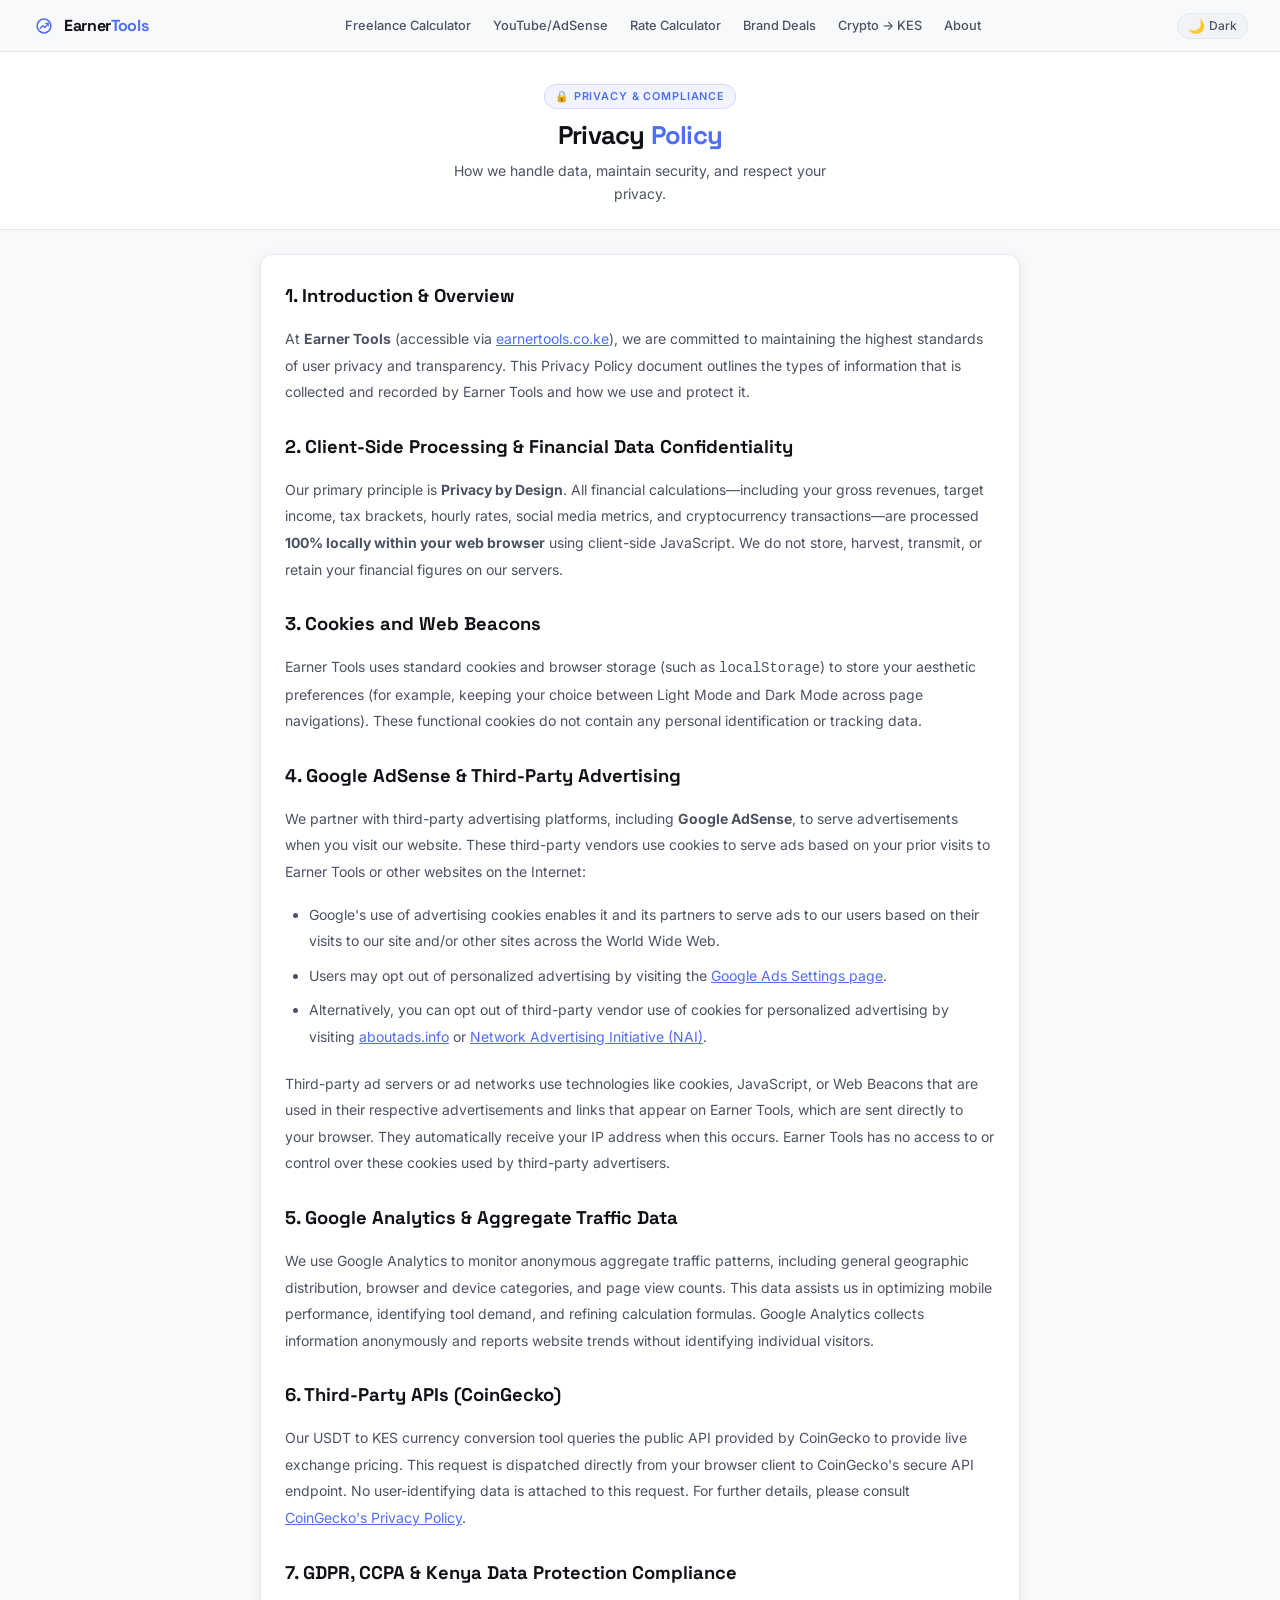
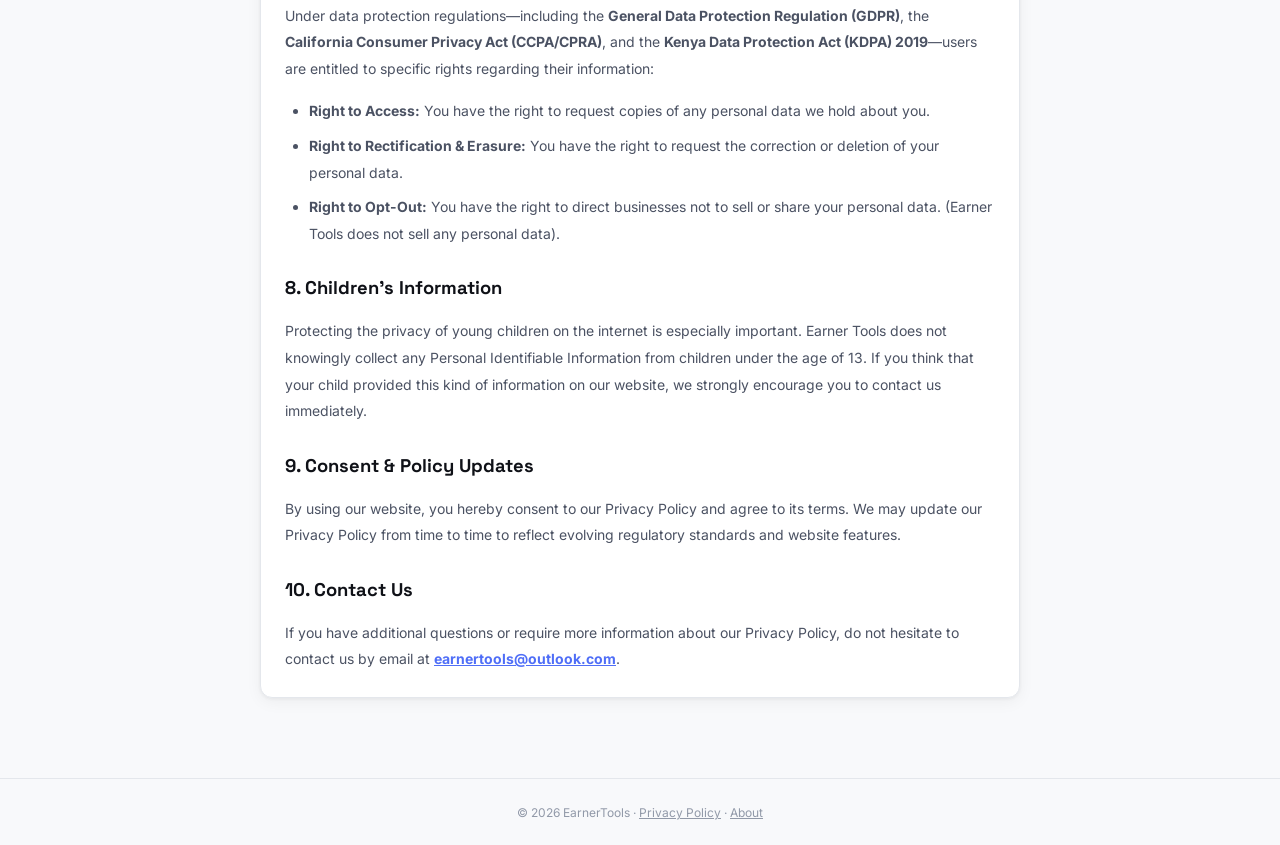
<file: privacy-policy.html>
<!DOCTYPE html>
<html lang="en">
<head>
  <meta charset="UTF-8" />
  <script>(function(){try{if(localStorage.getItem('et-theme')==='dark')document.documentElement.classList.add('dark');}catch(e){}})();</script>
  <meta name="viewport" content="width=device-width, initial-scale=1.0" />
  <title>Privacy Policy — Earner Tools</title>
  <meta name="description" content="Privacy Policy for Earner Tools — learn how we protect your privacy, handle cookies, manage advertising, and ensure client-side security." />
  <link rel="stylesheet" href="css/style.css" />

  <!-- Favicon -->
  <link rel="icon" href="/assets/favicon.png" type="image/png" />
  <link rel="icon" href="/assets/favicon.ico" sizes="any" />
  <link rel="apple-touch-icon" href="/assets/apple-touch-icon.png" />

  <!-- Open Graph -->
  <meta property="og:type"        content="website" />
  <meta property="og:site_name"   content="EarnerTools" />
  <meta property="og:locale"      content="en_KE" />
  <meta property="og:title"       content="Privacy Policy — Earner Tools" />
  <meta property="og:description" content="Privacy Policy for Earner Tools — learn how we protect your privacy, handle cookies, manage advertising, and ensure client-side security." />
  <meta property="og:url"         content="https://earnertools.co.ke/privacy-policy.html" />
  <meta property="og:image"       content="https://earnertools.co.ke/assets/og-image.png" />

  <!-- Twitter Card -->
  <meta name="twitter:card"        content="summary_large_image" />
  <meta name="twitter:title"       content="Privacy Policy — Earner Tools" />
  <meta name="twitter:description" content="Privacy Policy for Earner Tools — learn how we protect your privacy, handle cookies, manage advertising, and ensure client-side security." />
  <meta name="twitter:image"       content="https://earnertools.co.ke/assets/og-image.png" />

  <!-- Canonical -->
  <link rel="canonical" href="https://earnertools.co.ke/privacy-policy.html" />
</head>
<body>

<nav>
  <a href="index.html" class="nav-logo"><svg class="nav-logo-icon" viewBox="0 0 160 160" width="24" height="24" aria-hidden="true"><circle cx="80" cy="80" r="46" fill="none" stroke="currentColor" stroke-width="10"/><path d="M 55 95 L 72 78 L 86 90 L 108 62" fill="none" stroke="currentColor" stroke-width="9" stroke-linecap="round" stroke-linejoin="round"/><path d="M 92 62 L 108 62 L 108 78" fill="none" stroke="currentColor" stroke-width="9" stroke-linecap="round" stroke-linejoin="round"/></svg><span class="nav-logo-text">Earner<span>Tools</span></span></a>
  <ul class="nav-links">
    <li><a href="freelance-calc.html">Freelance Calculator</a></li>
    <li><a href="youtube-calc.html">YouTube/AdSense</a></li>
    <li><a href="rate-calc.html">Rate Calculator</a></li>
    <li><a href="brand-deal-calc.html">Brand Deals</a></li>
    <li><a href="crypto-calc.html">Crypto → KES</a></li>
    <li><a href="about.html">About</a></li>
  </ul>
  <button class="theme-toggle" onclick="toggleTheme()" aria-label="Toggle theme">
    <span class="icon">☀️</span>
    <span class="label">Light</span>
  </button>
</nav>

<section class="page-hero">
  <div class="hero-tag">🔒 Privacy & Compliance</div>
  <h1>Privacy <em>Policy</em></h1>
  <p>How we handle data, maintain security, and respect your privacy.</p>
</section>

<main class="main-container">
  <div class="card" style="max-width:760px; margin:0 auto;">

    <div style="color:var(--text-secondary); line-height:1.9;">

      <h2 style="font-family:'Space Grotesk',sans-serif; font-size:1.15rem; color:var(--text-primary); margin:0 0 0.75rem;">1. Introduction & Overview</h2>
      <p style="margin-bottom:1.25rem;">At <strong>Earner Tools</strong> (accessible via <a href="https://earnertools.co.ke" style="color:var(--accent)">earnertools.co.ke</a>), we are committed to maintaining the highest standards of user privacy and transparency. This Privacy Policy document outlines the types of information that is collected and recorded by Earner Tools and how we use and protect it.</p>

      <h2 style="font-family:'Space Grotesk',sans-serif; font-size:1.15rem; color:var(--text-primary); margin:1.5rem 0 0.75rem;">2. Client-Side Processing & Financial Data Confidentiality</h2>
      <p style="margin-bottom:1.25rem;">Our primary principle is <strong>Privacy by Design</strong>. All financial calculations—including your gross revenues, target income, tax brackets, hourly rates, social media metrics, and cryptocurrency transactions—are processed <strong>100% locally within your web browser</strong> using client-side JavaScript. We do not store, harvest, transmit, or retain your financial figures on our servers.</p>

      <h2 style="font-family:'Space Grotesk',sans-serif; font-size:1.15rem; color:var(--text-primary); margin:1.5rem 0 0.75rem;">3. Cookies and Web Beacons</h2>
      <p style="margin-bottom:1.25rem;">Earner Tools uses standard cookies and browser storage (such as <code>localStorage</code>) to store your aesthetic preferences (for example, keeping your choice between Light Mode and Dark Mode across page navigations). These functional cookies do not contain any personal identification or tracking data.</p>

      <h2 style="font-family:'Space Grotesk',sans-serif; font-size:1.15rem; color:var(--text-primary); margin:1.5rem 0 0.75rem;">4. Google AdSense & Third-Party Advertising</h2>
      <p style="margin-bottom:1rem;">We partner with third-party advertising platforms, including <strong>Google AdSense</strong>, to serve advertisements when you visit our website. These third-party vendors use cookies to serve ads based on your prior visits to Earner Tools or other websites on the Internet:</p>
      <ul style="margin:0 0 1.25rem 1.5rem;">
        <li style="margin-bottom:0.5rem;">Google's use of advertising cookies enables it and its partners to serve ads to our users based on their visits to our site and/or other sites across the World Wide Web.</li>
        <li style="margin-bottom:0.5rem;">Users may opt out of personalized advertising by visiting the <a href="https://www.google.com/settings/ads" target="_blank" rel="noopener noreferrer" style="color:var(--accent)">Google Ads Settings page</a>.</li>
        <li style="margin-bottom:0.5rem;">Alternatively, you can opt out of third-party vendor use of cookies for personalized advertising by visiting <a href="https://www.aboutads.info/choices/" target="_blank" rel="noopener noreferrer" style="color:var(--accent)">aboutads.info</a> or <a href="https://optout.networkadvertising.org/" target="_blank" rel="noopener noreferrer" style="color:var(--accent)">Network Advertising Initiative (NAI)</a>.</li>
      </ul>
      <p style="margin-bottom:1.25rem;">Third-party ad servers or ad networks use technologies like cookies, JavaScript, or Web Beacons that are used in their respective advertisements and links that appear on Earner Tools, which are sent directly to your browser. They automatically receive your IP address when this occurs. Earner Tools has no access to or control over these cookies used by third-party advertisers.</p>

      <h2 style="font-family:'Space Grotesk',sans-serif; font-size:1.15rem; color:var(--text-primary); margin:1.5rem 0 0.75rem;">5. Google Analytics & Aggregate Traffic Data</h2>
      <p style="margin-bottom:1.25rem;">We use Google Analytics to monitor anonymous aggregate traffic patterns, including general geographic distribution, browser and device categories, and page view counts. This data assists us in optimizing mobile performance, identifying tool demand, and refining calculation formulas. Google Analytics collects information anonymously and reports website trends without identifying individual visitors.</p>

      <h2 style="font-family:'Space Grotesk',sans-serif; font-size:1.15rem; color:var(--text-primary); margin:1.5rem 0 0.75rem;">6. Third-Party APIs (CoinGecko)</h2>
      <p style="margin-bottom:1.25rem;">Our USDT to KES currency conversion tool queries the public API provided by CoinGecko to provide live exchange pricing. This request is dispatched directly from your browser client to CoinGecko's secure API endpoint. No user-identifying data is attached to this request. For further details, please consult <a href="https://www.coingecko.com/en/privacy" target="_blank" rel="noopener noreferrer" style="color:var(--accent)">CoinGecko's Privacy Policy</a>.</p>

      <h2 style="font-family:'Space Grotesk',sans-serif; font-size:1.15rem; color:var(--text-primary); margin:1.5rem 0 0.75rem;">7. GDPR, CCPA & Kenya Data Protection Compliance</h2>
      <p style="margin-bottom:1rem;">Under data protection regulations—including the <strong>General Data Protection Regulation (GDPR)</strong>, the <strong>California Consumer Privacy Act (CCPA/CPRA)</strong>, and the <strong>Kenya Data Protection Act (KDPA) 2019</strong>—users are entitled to specific rights regarding their information:</p>
      <ul style="margin:0 0 1.25rem 1.5rem;">
        <li style="margin-bottom:0.5rem;"><strong>Right to Access:</strong> You have the right to request copies of any personal data we hold about you.</li>
        <li style="margin-bottom:0.5rem;"><strong>Right to Rectification & Erasure:</strong> You have the right to request the correction or deletion of your personal data.</li>
        <li style="margin-bottom:0.5rem;"><strong>Right to Opt-Out:</strong> You have the right to direct businesses not to sell or share your personal data. (Earner Tools does not sell any personal data).</li>
      </ul>

      <h2 style="font-family:'Space Grotesk',sans-serif; font-size:1.15rem; color:var(--text-primary); margin:1.5rem 0 0.75rem;">8. Children's Information</h2>
      <p style="margin-bottom:1.25rem;">Protecting the privacy of young children on the internet is especially important. Earner Tools does not knowingly collect any Personal Identifiable Information from children under the age of 13. If you think that your child provided this kind of information on our website, we strongly encourage you to contact us immediately.</p>

      <h2 style="font-family:'Space Grotesk',sans-serif; font-size:1.15rem; color:var(--text-primary); margin:1.5rem 0 0.75rem;">9. Consent & Policy Updates</h2>
      <p style="margin-bottom:1.25rem;">By using our website, you hereby consent to our Privacy Policy and agree to its terms. We may update our Privacy Policy from time to time to reflect evolving regulatory standards and website features.</p>

      <h2 style="font-family:'Space Grotesk',sans-serif; font-size:1.15rem; color:var(--text-primary); margin:1.5rem 0 0.75rem;">10. Contact Us</h2>
      <p>If you have additional questions or require more information about our Privacy Policy, do not hesitate to contact us by email at <a href="mailto:earnertools@outlook.com" style="color:var(--accent); text-decoration:underline;"><strong>earnertools@outlook.com</strong></a>.</p>

    </div>
  </div>
</main>

<footer>
  <p>© 2026 EarnerTools · <a href="privacy-policy.html">Privacy Policy</a> · <a href="about.html">About</a></p>
</footer>
<script src="js/theme.js"></script>
</body>
</html>
</file>
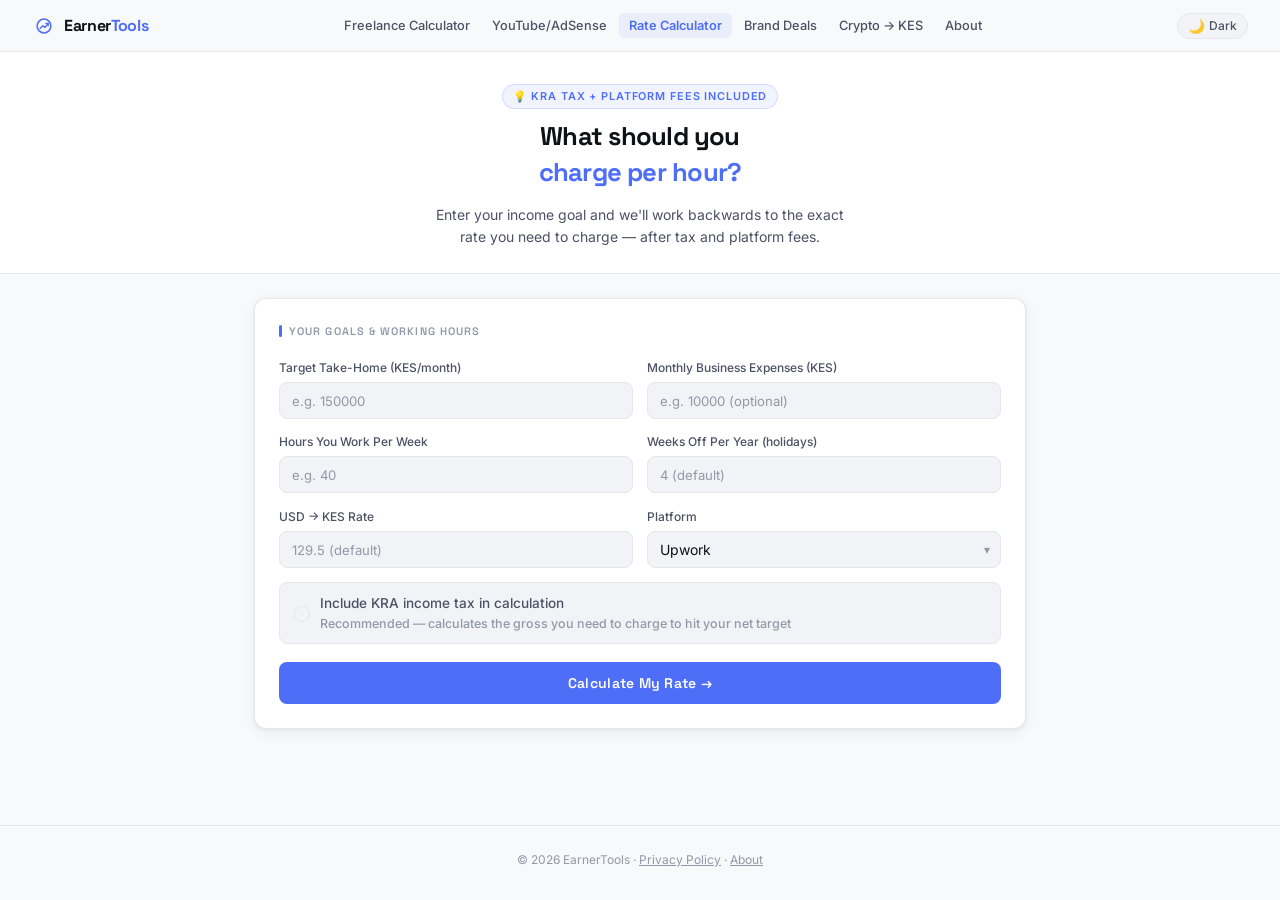
<file: rate-calc.html>
<!DOCTYPE html>
<html lang="en">
<head>
  <meta charset="UTF-8" />
  <script>(function(){try{if(localStorage.getItem('et-theme')==='dark')document.documentElement.classList.add('dark');}catch(e){}})();</script>
  <meta name="viewport" content="width=device-width, initial-scale=1.0" />
  <title>Freelancer Rate Calculator Kenya — What Should You Charge? | Earner Tools</title>
  <meta name="description" content="Calculate exactly what hourly, daily, and monthly rate to charge as a Kenyan freelancer to hit your income goal — after KRA taxes and Upwork/Fiverr platform fees." />
  <link rel="stylesheet" href="css/style.css" />

  <!-- Favicon -->
  <link rel="icon" href="/assets/favicon.png" type="image/png" />
  <link rel="icon" href="/assets/favicon.ico" sizes="any" />
  <link rel="apple-touch-icon" href="/assets/apple-touch-icon.png" />

  <!-- Open Graph -->
  <meta property="og:type"        content="website" />
  <meta property="og:site_name"   content="EarnerTools" />
  <meta property="og:locale"      content="en_KE" />
  <meta property="og:title"       content="Freelancer Rate Calculator Kenya — What Should You Charge?" />
  <meta property="og:description" content="Calculate exactly what hourly, daily, and monthly rate to charge as a Kenyan freelancer to hit your income goal — after KRA taxes and Upwork/Fiverr platform fees." />
  <meta property="og:url"         content="https://earnertools.co.ke/rate-calc.html" />
  <meta property="og:image"       content="https://earnertools.co.ke/assets/og-image.png" />

  <!-- Twitter Card -->
  <meta name="twitter:card"        content="summary_large_image" />
  <meta name="twitter:title"       content="Freelancer Rate Calculator Kenya — What Should You Charge?" />
  <meta name="twitter:description" content="Calculate exactly what hourly, daily, and monthly rate to charge as a Kenyan freelancer to hit your income goal — after KRA taxes and Upwork/Fiverr platform fees." />
  <meta name="twitter:image"       content="https://earnertools.co.ke/assets/og-image.png" />

  <!-- Canonical -->
  <link rel="canonical" href="https://earnertools.co.ke/rate-calc.html" />

  <!-- Structured data -->
  <script type="application/ld+json">
  {
    "@context": "https://schema.org",
    "@type": "SoftwareApplication",
    "name": "Freelancer Rate Calculator",
    "applicationCategory": "FinanceApplication",
    "operatingSystem": "Any",
    "url": "https://earnertools.co.ke/rate-calc.html",
    "description": "Calculate exactly what hourly, daily, and monthly rate to charge as a Kenyan freelancer to hit your income goal — after KRA taxes and Upwork/Fiverr platform fees.",
    "offers": { "@type": "Offer", "price": "0", "priceCurrency": "USD" }
  }
  </script>

  <style>

    /* ── HERO RATE ── */
    .rate-hero {
      text-align: center;
      padding: 2rem 1rem 1.75rem;
      background: var(--accent-dim);
      border: 1px solid var(--accent-mid);
      border-radius: var(--radius-sm);
      margin-bottom: 1.25rem;
    }

    .rate-hero-label {
      font-size: 0.72rem;
      text-transform: uppercase;
      letter-spacing: 0.1em;
      color: var(--accent);
      margin-bottom: 10px;
    }

    .rate-hero-amount {
      font-family: 'Syne', sans-serif;
      font-size: 2rem;
      font-weight: 800;
      color: var(--accent);
      line-height: 1.35;
      letter-spacing: -0.03em;
      padding-bottom: 0.1em;
    }

    /* Force descenders to never clip on this page */
    .page-hero h1 {
      line-height: 1.4;
      overflow: visible;
      padding-bottom: 0.2em;
    }

    .rate-hero-sub {
      font-size: 0.85rem;
      color: var(--text-muted);
      margin-top: 8px;
    }

    /* ── RATE CARDS ROW ── */
    .rate-cards {
      display: grid;
      grid-template-columns: repeat(3, 1fr);
      gap: 0.9rem;
      margin-bottom: 1.25rem;
    }

    .rate-card {
      background: var(--bg-input);
      border: 1px solid var(--border);
      border-radius: var(--radius-sm);
      padding: 1.1rem;
      text-align: center;
    }

    .rate-card-label {
      font-size: 0.7rem;
      text-transform: uppercase;
      letter-spacing: 0.09em;
      color: var(--text-muted);
      margin-bottom: 7px;
    }

    .rate-card-usd {
      font-family: 'Syne', sans-serif;
      font-size: 1.15rem;
      font-weight: 700;
      color: var(--text-primary);
      letter-spacing: -0.01em;
    }

    .rate-card-kes {
      font-size: 0.72rem;
      color: var(--text-muted);
      margin-top: 4px;
    }

    /* ── MARKET NOTE ── */
    #market-note {
      border-radius: var(--radius-sm);
      padding: 0.9rem 1.1rem;
      font-size: 0.84rem;
      line-height: 1.6;
      border: 1px solid;
      margin-bottom: 1.25rem;
    }

    /* ── HOURS GRID ── */
    .hours-grid {
      display: grid;
      grid-template-columns: 1fr 1fr;
      gap: 0.75rem;
    }

    .hours-item {
      background: var(--bg-input);
      border-radius: var(--radius-sm);
      padding: 0.9rem 1rem;
      display: flex;
      justify-content: space-between;
      align-items: center;
      font-size: 0.85rem;
    }

    .hours-item-label { color: var(--text-muted); }
    .hours-item-val   { font-weight: 600; color: var(--text-primary); }

    /* ── CHECKBOX ── */
    .checkbox-group {
      display: flex;
      align-items: center;
      gap: 10px;
      cursor: pointer;
      padding: 11px 14px;
      background: var(--bg-input);
      border: 1px solid var(--border);
      border-radius: var(--radius-sm);
      transition: border-color 0.15s;
      user-select: none;
    }

    .checkbox-group:hover { border-color: var(--border-hover); }

    .checkbox-group input[type="checkbox"] {
      width: 16px;
      height: 16px;
      accent-color: var(--accent);
      cursor: pointer;
      flex-shrink: 0;
      padding: 0;
    }

    .checkbox-label {
      font-size: 0.85rem;
      color: var(--text-secondary);
      line-height: 1.4;
    }

    @media (max-width: 640px) {
      .rate-cards  { grid-template-columns: 1fr; }
      .hours-grid  { grid-template-columns: 1fr; }
    }
  </style>
  
</head>
<body>

<!-- ── NAV ── -->
<nav>
  <a href="index.html" class="nav-logo"><svg class="nav-logo-icon" viewBox="0 0 160 160" width="24" height="24" aria-hidden="true"><circle cx="80" cy="80" r="46" fill="none" stroke="currentColor" stroke-width="10"/><path d="M 55 95 L 72 78 L 86 90 L 108 62" fill="none" stroke="currentColor" stroke-width="9" stroke-linecap="round" stroke-linejoin="round"/><path d="M 92 62 L 108 62 L 108 78" fill="none" stroke="currentColor" stroke-width="9" stroke-linecap="round" stroke-linejoin="round"/></svg><span class="nav-logo-text">Earner<span>Tools</span></span></a>
  <ul class="nav-links">
    <li><a href="freelance-calc.html">Freelance Calculator</a></li>
    <li><a href="youtube-calc.html">YouTube/AdSense</a></li>
    <li><a href="rate-calc.html" class="active">Rate Calculator</a></li>
    <li><a href="brand-deal-calc.html">Brand Deals</a></li>
    <li><a href="crypto-calc.html">Crypto → KES</a></li>
    <li><a href="about.html">About</a></li>
    </ul>
    <button class="theme-toggle" onclick="toggleTheme()" aria-label="Toggle theme">
      <span class="icon">☀️</span>
      <span class="label">Light</span>
    </button>
</nav>

<!-- ── HERO ── -->
<section class="page-hero">
  <div class="hero-tag">💡 KRA Tax + Platform Fees Included</div>
  <h1>What should you<br><em>charge per hour?</em></h1>
  <p>Enter your income goal and we'll work backwards to the exact rate you need to charge — after tax and platform fees.</p>
</section>

<!-- ── MAIN ── -->
<main class="main-container">

  <!-- INPUTS -->
  <div class="card">
    <div class="card-title">Your Goals & Working Hours</div>

    <div class="form-grid">

      <div class="form-group">
        <label for="target-income">Target Take-Home (KES/month)</label>
        <input type="number" id="target-income" placeholder="e.g. 150000" min="1" />
      </div>

      <div class="form-group">
        <label for="expenses">Monthly Business Expenses (KES)</label>
        <input type="number" id="expenses" placeholder="e.g. 10000 (optional)" min="0" />
      </div>

      <div class="form-group">
        <label for="hours-week">Hours You Work Per Week</label>
        <input type="number" id="hours-week" placeholder="e.g. 40" min="1" max="80" />
      </div>

      <div class="form-group">
        <label for="weeks-off">Weeks Off Per Year (holidays)</label>
        <input type="number" id="weeks-off" placeholder="4 (default)" min="0" max="20" />
      </div>

      <div class="form-group">
        <label for="usd-rate">USD → KES Rate</label>
        <input type="number" id="usd-rate" placeholder="129.5 (default)" min="1" step="0.1" />
      </div>

      <div class="form-group">
        <label for="platform">Platform</label>
        <div class="select-wrapper">
          <select id="platform"></select>
        </div>
      </div>

      <!-- Tax toggle — full width -->
      <div class="form-group full">
        <label class="checkbox-group">
          <input type="checkbox" id="include-tax" checked />
          <span class="checkbox-label">
            Include KRA income tax in calculation
            <span style="color:var(--text-muted); display:block; font-size:0.78rem; margin-top:2px;">
              Recommended — calculates the gross you need to charge to hit your net target
            </span>
          </span>
        </label>
      </div>

    </div>

    <p id="error-msg" style="display:none;" class="error-msg"></p>

    <button class="btn-calculate" onclick="calculate()">
      Calculate My Rate →
    </button>
  </div>

  <!-- RESULTS -->
  <div id="results">

    <!-- Hero hourly rate -->
    <div class="card">
      <div class="updated-badge">✓ KRA Finance Act 2026 · Platform fees included</div>

      <div class="rate-hero">
        <div class="rate-hero-label">Your Minimum Hourly Rate</div>
        <div class="rate-hero-amount" id="stat-hourly-usd">—</div>
        <div class="rate-hero-sub" id="stat-hourly-kes">—</div>
      </div>

      <!-- Daily / Weekly / Monthly -->
      <div class="rate-cards">
        <div class="rate-card">
          <div class="rate-card-label">Daily Rate (8hrs)</div>
          <div class="rate-card-usd" id="stat-daily">—</div>
          <div class="rate-card-kes" id="stat-daily-kes">—</div>
        </div>
        <div class="rate-card">
          <div class="rate-card-label">Weekly Rate</div>
          <div class="rate-card-usd" id="stat-weekly">—</div>
          <div class="rate-card-kes" id="stat-weekly-kes">—</div>
        </div>
        <div class="rate-card">
          <div class="rate-card-label">Monthly Gross to Charge</div>
          <div class="rate-card-usd" id="stat-monthly">—</div>
          <div class="rate-card-kes" id="stat-monthly-kes">—</div>
        </div>
      </div>

      <!-- Market position note -->
      <div id="market-note"></div>
    </div>

    <!-- How we got there -->
    <div class="card">
      <div class="card-title">How We Got There</div>
      <table class="breakdown-table">
        <tr>
          <td>Target take-home</td>
          <td id="bd-target">—</td>
        </tr>
        <tr>
          <td>+ Business expenses</td>
          <td id="bd-expenses">—</td>
        </tr>
        <tr>
          <td>+ KRA income tax</td>
          <td id="bd-tax">—</td>
        </tr>
        <tr>
          <td>= Gross income needed (KES)</td>
          <td id="bd-gross-kes">—</td>
        </tr>
        <tr>
          <td>= Gross income needed (USD)</td>
          <td id="bd-gross-usd">—</td>
        </tr>
        <tr>
          <td>÷ Platform adjustment</td>
          <td id="bd-platform">—</td>
        </tr>
        <tr>
          <td>= Total to invoice clients (USD)</td>
          <td id="bd-charge">—</td>
        </tr>
        <tr>
          <td>÷ Billable hours per month</td>
          <td id="bd-billable">—</td>
        </tr>
        <tr class="total-row">
          <td>= Minimum hourly rate</td>
          <td id="bd-hourly">—</td>
        </tr>
      </table>
    </div>

    <!-- Hours breakdown -->
    <div class="card">
      <div class="card-title">Your Hours Breakdown</div>
      <div class="hours-grid">
        <div class="hours-item">
          <span class="hours-item-label">Hours per week</span>
          <span class="hours-item-val" id="hrs-week">—</span>
        </div>
        <div class="hours-item">
          <span class="hours-item-label">Planned time off</span>
          <span class="hours-item-val" id="hrs-weeks-off">—</span>
        </div>
        <div class="hours-item">
          <span class="hours-item-label">Total hours/month</span>
          <span class="hours-item-val" id="hrs-month">—</span>
        </div>
        <div class="hours-item">
          <span class="hours-item-label">Billable hours/month</span>
          <span class="hours-item-val" id="hrs-billable">—</span>
        </div>
      </div>
      <p style="font-size:0.78rem; color:var(--text-muted); margin-top:1rem; line-height:1.6;">
        ℹ We assume <strong style="color:var(--text-secondary)">70% billable efficiency</strong> — the remaining 30% covers client communication, revisions, admin, and business development. This is a realistic industry standard for freelancers.
      </p>
    </div>

    <div class="disclaimer">
      <strong>⚠ This is a minimum viable rate.</strong> Always add a buffer of 15–20% above this figure to account for slow months, scope creep, and unpaid invoices. KRA tax calculated using Finance Act 2026 brackets. Exchange rate used is approximate — use your bank's rate for exact figures.
    </div>

  </div>
  <!-- /results -->

</main>

<!-- ── FOOTER ── -->
<footer>
  <p>© 2026 EarnerTools · <a href="privacy-policy.html">Privacy Policy</a> · <a href="about.html">About</a></p>
</footer>
<script src="js/theme.js"></script>
<script src="js/rate-calc.js"></script>
</body>
</html>
</file>
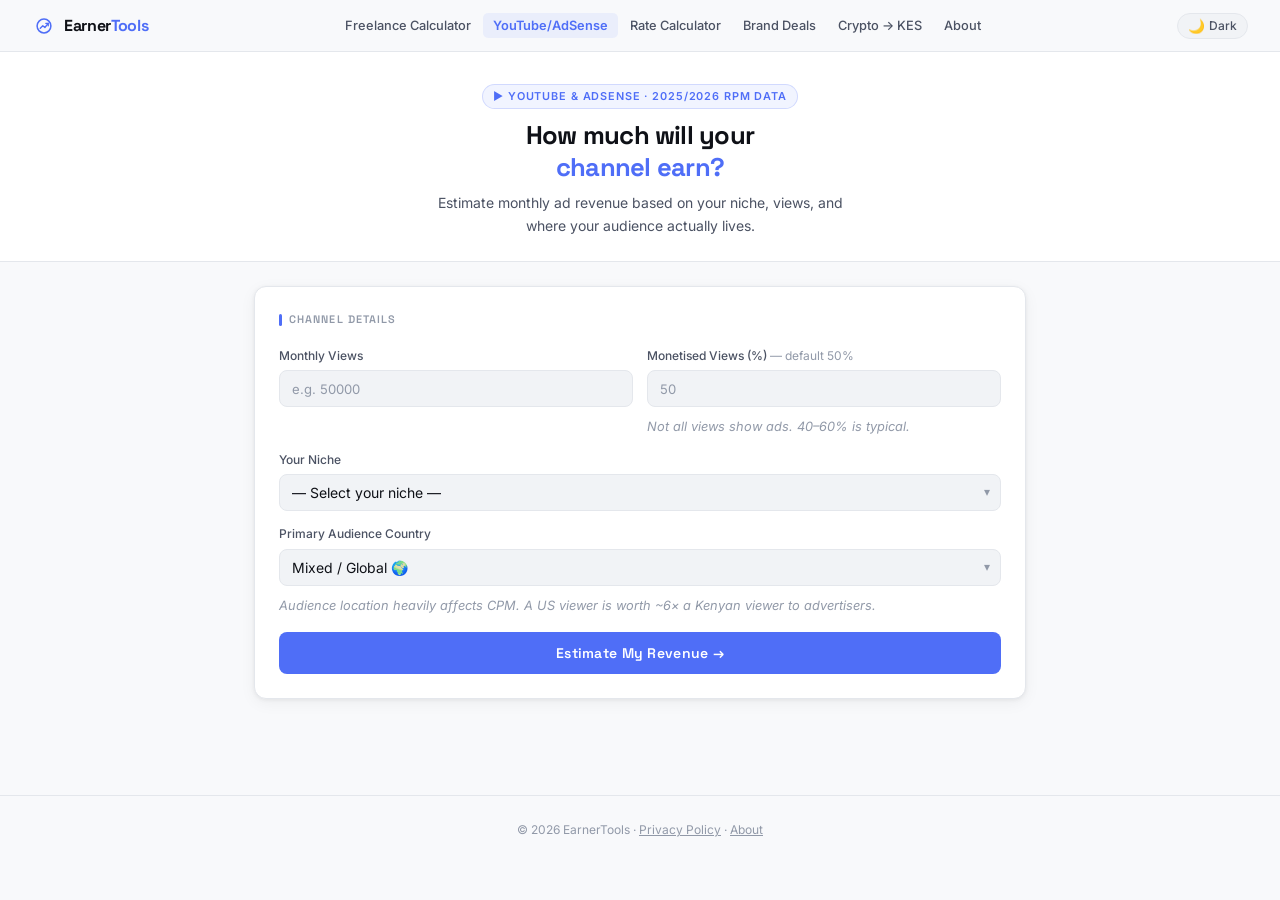
<file: youtube-calc.html>
<!DOCTYPE html>
<html lang="en">
<head>
  <meta charset="UTF-8" />
  <script>(function(){try{if(localStorage.getItem('et-theme')==='dark')document.documentElement.classList.add('dark');}catch(e){}})();</script>
  <meta name="viewport" content="width=device-width, initial-scale=1.0" />
  <title>YouTube & AdSense Revenue Estimator — By Niche & Audience | Earner Tools</title>
  <meta name="description" content="Estimate your YouTube or AdSense monthly earnings by niche, monthly views, and audience country. See results in USD and KES. Free tool, updated CPM/RPM data 2025/2026." />
  <link rel="stylesheet" href="css/style.css" />

  <!-- Favicon -->
  <link rel="icon" href="/assets/favicon.png" type="image/png" />
  <link rel="icon" href="/assets/favicon.ico" sizes="any" />
  <link rel="apple-touch-icon" href="/assets/apple-touch-icon.png" />

  <!-- Open Graph -->
  <meta property="og:type"        content="website" />
  <meta property="og:site_name"   content="EarnerTools" />
  <meta property="og:locale"      content="en_KE" />
  <meta property="og:title"       content="YouTube &amp; AdSense Revenue Estimator — By Niche &amp; Audience" />
  <meta property="og:description" content="Estimate your YouTube or AdSense monthly earnings by niche, monthly views, and audience country. See results in USD and KES. Free tool, updated CPM/RPM data 2025/2026." />
  <meta property="og:url"         content="https://earnertools.co.ke/youtube-calc.html" />
  <meta property="og:image"       content="https://earnertools.co.ke/assets/og-image.png" />

  <!-- Twitter Card -->
  <meta name="twitter:card"        content="summary_large_image" />
  <meta name="twitter:title"       content="YouTube &amp; AdSense Revenue Estimator — By Niche &amp; Audience" />
  <meta name="twitter:description" content="Estimate your YouTube or AdSense monthly earnings by niche, monthly views, and audience country. See results in USD and KES. Free tool, updated CPM/RPM data 2025/2026." />
  <meta name="twitter:image"       content="https://earnertools.co.ke/assets/og-image.png" />

  <!-- Canonical -->
  <link rel="canonical" href="https://earnertools.co.ke/youtube-calc.html" />

  <!-- Structured data -->
  <script type="application/ld+json">
  {
    "@context": "https://schema.org",
    "@type": "SoftwareApplication",
    "name": "YouTube & AdSense Revenue Estimator",
    "applicationCategory": "FinanceApplication",
    "operatingSystem": "Any",
    "url": "https://earnertools.co.ke/youtube-calc.html",
    "description": "Estimate your YouTube or AdSense monthly earnings by niche, monthly views, and audience country. See results in USD and KES.",
    "offers": { "@type": "Offer", "price": "0", "priceCurrency": "USD" }
  }
  </script>

  <style>
    .rpm-note {
      font-size: 0.8rem;
      color: var(--text-muted);
      margin-top: 6px;
      font-style: italic;
    }

    .range-cards {
      display: grid;
      grid-template-columns: 1fr 1fr 1fr;
      gap: 1rem;
      margin-bottom: 1.5rem;
    }

    .range-card {
      background: var(--bg-input);
      border: 1px solid var(--border);
      border-radius: var(--radius-sm);
      padding: 1.25rem;
      text-align: center;
    }

    .range-card.mid {
      background: var(--accent-dim);
      border-color: var(--accent-mid);
    }

    .range-label {
      font-size: 0.75rem;
      text-transform: uppercase;
      letter-spacing: 0.08em;
      color: var(--text-muted);
      margin-bottom: 6px;
    }

    .range-usd {
      font-family: 'Syne', sans-serif;
      font-size: 1.4rem;
      font-weight: 700;
    }

    .range-card.mid .range-usd { color: var(--accent); }

    .range-kes {
      font-size: 0.8rem;
      color: var(--text-muted);
      margin-top: 4px;
    }

    .annual-row {
      display: grid;
      grid-template-columns: 1fr 1fr 1fr;
      gap: 1rem;
      padding: 1rem 0;
      border-top: 1px solid var(--border);
      margin-top: 0.5rem;
      text-align: center;
    }

    .annual-val {
      font-family: 'Syne', sans-serif;
      font-size: 1rem;
      font-weight: 700;
      color: var(--text-primary);
    }

    .annual-label {
      font-size: 0.75rem;
      color: var(--text-muted);
      margin-top: 3px;
    }

    .niche-badge {
      display: inline-flex;
      align-items: center;
      gap: 6px;
      background: var(--accent-dim);
      border: 1px solid var(--accent-mid);
      color: var(--accent);
      font-size: 0.8rem;
      padding: 4px 12px;
      border-radius: 100px;
      margin-bottom: 1.25rem;
    }

    .milestone-table {
      width: 100%;
      border-collapse: collapse;
    }

    .milestone-table th {
      text-align: left;
      font-size: 0.78rem;
      text-transform: uppercase;
      letter-spacing: 0.07em;
      color: var(--text-muted);
      padding-bottom: 10px;
      border-bottom: 1px solid var(--border);
    }

    .milestone-table th:not(:first-child) { text-align: right; }

    .milestone-table td {
      padding: 11px 0;
      font-size: 0.9rem;
      border-bottom: 1px solid var(--border);
    }

    .milestone-table td:not(:first-child) {
      text-align: right;
      font-weight: 500;
    }

    .milestone-table tr:last-child td { border-bottom: none; }

    .info-grid {
      display: grid;
      grid-template-columns: 1fr 1fr;
      gap: 1rem;
    }

    .info-item {
      background: var(--bg-input);
      border-radius: var(--radius-sm);
      padding: 1rem;
    }

    .info-item-label {
      font-size: 0.78rem;
      color: var(--text-muted);
      text-transform: uppercase;
      letter-spacing: 0.07em;
      margin-bottom: 5px;
    }

    .info-item-val {
      font-weight: 500;
      font-size: 0.95rem;
    }

    @media (max-width: 640px) {
      .range-cards { grid-template-columns: 1fr; }
      .annual-row  { grid-template-columns: 1fr; }
      .info-grid   { grid-template-columns: 1fr; }
    }
  </style>
  
</head>
<body>

<!-- ── NAV ── -->
<nav>
  <a href="index.html" class="nav-logo"><svg class="nav-logo-icon" viewBox="0 0 160 160" width="24" height="24" aria-hidden="true"><circle cx="80" cy="80" r="46" fill="none" stroke="currentColor" stroke-width="10"/><path d="M 55 95 L 72 78 L 86 90 L 108 62" fill="none" stroke="currentColor" stroke-width="9" stroke-linecap="round" stroke-linejoin="round"/><path d="M 92 62 L 108 62 L 108 78" fill="none" stroke="currentColor" stroke-width="9" stroke-linecap="round" stroke-linejoin="round"/></svg><span class="nav-logo-text">Earner<span>Tools</span></span></a>
  <ul class="nav-links">
    <li><a href="freelance-calc.html">Freelance Calculator</a></li>
    <li><a href="youtube-calc.html" class="active">YouTube/AdSense</a></li>
    <li><a href="rate-calc.html">Rate Calculator</a></li>
    <li><a href="brand-deal-calc.html">Brand Deals</a></li>
    <li><a href="crypto-calc.html">Crypto → KES</a></li>
    <li><a href="about.html">About</a></li>
    </ul>
    <button class="theme-toggle" onclick="toggleTheme()" aria-label="Toggle theme">
      <span class="icon">☀️</span>
      <span class="label">Light</span>
    </button>
</nav>

<!-- ── HERO ── -->
<section class="page-hero">
  <div class="hero-tag">▶ YouTube & AdSense · 2025/2026 RPM Data</div>
  <h1>How much will your<br><em>channel earn?</em></h1>
  <p>Estimate monthly ad revenue based on your niche, views, and where your audience actually lives.</p>
</section>

<!-- ── MAIN ── -->
<main class="main-container">

  <!-- INPUTS -->
  <div class="card">
    <div class="card-title">Channel Details</div>

    <div class="form-grid">

      <div class="form-group">
        <label for="monthly-views">Monthly Views</label>
        <input type="number" id="monthly-views" placeholder="e.g. 50000" min="0" />
      </div>

      <div class="form-group">
        <label for="ctr">
          Monetised Views (%)
          <span style="color:var(--text-muted); font-weight:400"> — default 50%</span>
        </label>
        <input type="number" id="ctr" placeholder="50" min="1" max="100" />
        <span class="rpm-note">Not all views show ads. 40–60% is typical.</span>
      </div>

      <div class="form-group full">
        <label for="niche">Your Niche</label>
        <div class="select-wrapper">
          <select id="niche">
            <option value="" disabled selected>— Select your niche —</option>
          </select>
        </div>
      </div>

      <div class="form-group full">
        <label for="audience-country">Primary Audience Country</label>
        <div class="select-wrapper">
          <select id="audience-country"></select>
        </div>
        <span class="rpm-note">Audience location heavily affects CPM. A US viewer is worth ~6× a Kenyan viewer to advertisers.</span>
      </div>

    </div>

    <p id="error-msg" style="display:none; color:var(--danger); font-size:0.88rem; margin-top:1rem;"></p>

    <button class="btn-calculate" onclick="calculate()">
      Estimate My Revenue →
    </button>
  </div>

  <!-- RESULTS -->
  <div id="results">

    <!-- Range Cards -->
    <div class="card">
      <div class="updated-badge">✓ RPM data updated — 2025/2026</div>
      <div class="card-title">Monthly Estimate</div>

      <div class="range-cards">
        <div class="range-card">
          <div class="range-label">Conservative</div>
          <div class="range-usd" id="stat-low">—</div>
          <div class="range-kes" id="stat-low-kes">—</div>
        </div>
        <div class="range-card mid">
          <div class="range-label">Realistic</div>
          <div class="range-usd" id="stat-mid">—</div>
          <div class="range-kes" id="stat-mid-kes">—</div>
        </div>
        <div class="range-card">
          <div class="range-label">Optimistic</div>
          <div class="range-usd" id="stat-high">—</div>
          <div class="range-kes" id="stat-high-kes">—</div>
        </div>
      </div>

      <!-- Annual row -->
      <div class="annual-row">
        <div>
          <div class="annual-val" id="annual-low">—</div>
          <div class="annual-label">Annual (conservative)</div>
        </div>
        <div>
          <div class="annual-val" id="annual-mid">—</div>
          <div class="annual-label">Annual (realistic)</div>
        </div>
        <div>
          <div class="annual-val" id="annual-high">—</div>
          <div class="annual-label">Annual (optimistic)</div>
        </div>
      </div>
    </div>

    <!-- Details Card -->
    <div class="card">
      <div class="card-title">Calculation Details</div>

      <div class="info-grid" style="margin-bottom:1.5rem">
        <div class="info-item">
          <div class="info-item-label">Niche</div>
          <div class="info-item-val" id="bd-niche">—</div>
        </div>
        <div class="info-item">
          <div class="info-item-label">Audience Location</div>
          <div class="info-item-val" id="bd-country">—</div>
        </div>
        <div class="info-item">
          <div class="info-item-label">Total Monthly Views</div>
          <div class="info-item-val" id="bd-views">—</div>
        </div>
        <div class="info-item">
          <div class="info-item-label">Monetised Views</div>
          <div class="info-item-val" id="bd-monetised">—</div>
        </div>
        <div class="info-item">
          <div class="info-item-label">Effective RPM Range</div>
          <div class="info-item-val"><span id="bd-rpm-low">—</span> – <span id="bd-rpm-high">—</span></div>
        </div>
        <div class="info-item">
          <div class="info-item-label">Location Multiplier</div>
          <div class="info-item-val" id="bd-multiplier">—</div>
        </div>
      </div>
    </div>

    <!-- Milestones Card -->
    <div class="card">
      <div class="card-title">Revenue Milestones — Your Niche & Audience</div>
      <table class="milestone-table">
        <thead>
          <tr>
            <th>Views / Month</th>
            <th>USD</th>
            <th>KES</th>
          </tr>
        </thead>
        <tbody id="milestone-body">
        </tbody>
      </table>
    </div>

    <!-- RPM Reference -->
    <div class="card">
      <div class="card-title">Niche RPM Reference (US Audience)</div>
      <table class="breakdown-table">
        <tr><td style="color:var(--text-secondary)">Finance & Investing</td><td style="color:var(--accent); text-align:right">$9 – $25</td></tr>
        <tr><td style="color:var(--text-secondary)">SaaS & B2B Marketing</td><td style="color:var(--accent); text-align:right">$8 – $22</td></tr>
        <tr><td style="color:var(--text-secondary)">Business & Entrepreneurship</td><td style="color:var(--accent); text-align:right">$6.50 – $18</td></tr>
        <tr><td style="color:var(--text-secondary)">Crypto & Web3</td><td style="color:var(--accent); text-align:right">$5 – $16</td></tr>
        <tr><td style="color:var(--text-secondary)">Tech, AI & Software</td><td style="color:var(--accent); text-align:right">$5 – $14</td></tr>
        <tr><td style="color:var(--text-secondary)">Education & How-To</td><td style="color:var(--accent); text-align:right">$3.50 – $10</td></tr>
        <tr><td style="color:var(--text-secondary)">Health & Fitness</td><td style="color:var(--accent); text-align:right">$3 – $9</td></tr>
        <tr><td style="color:var(--text-secondary)">Gaming / Entertainment</td><td style="color:var(--accent); text-align:right">$1 – $4.50</td></tr>
      </table>
      <p style="font-size:0.8rem; color:var(--text-muted); margin-top:1rem;">RPM = Revenue Per Mille (per 1,000 views). This is what you receive <em>after</em> YouTube takes its 45% cut.</p>
    </div>

    <!-- Disclaimer -->
    <div class="disclaimer">
      <strong>⚠ Estimates only.</strong> Actual YouTube earnings vary based on seasonality (Q4 pays 2–3× more), video length, viewer engagement, ad formats, and channel history. These figures are based on industry-reported RPM averages for 2025/2026 and are not guaranteed. Use as directional guidance only.
    </div>

  </div>
  <!-- /results -->

</main>

<footer>
  <p>© 2026 EarnerTools · <a href="privacy-policy.html">Privacy Policy</a> · <a href="about.html">About</a></p>
</footer>
<script src="js/theme.js"></script>
<script src="js/youtube.js"></script>
</body>
</html>
</file>
<file: css/style.css>
@import url('https://fonts.googleapis.com/css2?family=Inter:wght@300;400;500;600;700;800&family=Space+Grotesk:wght@400;500;600;700&display=swap');

/* ── TOKENS — LIGHT (default) ── */
:root {
  --bg:             #f8f9fb;
  --bg-card:        #ffffff;
  --bg-input:       #f1f3f6;
  --bg-input-focus: #ffffff;
  --border:         #e4e7ec;
  --border-hover:   #c8cdd6;
  --accent:         #4f6ef7;
  --accent-hover:   #3a56e0;
  --accent-dim:     rgba(79, 110, 247, 0.08);
  --accent-mid:     rgba(79, 110, 247, 0.20);
  --accent-glow:    rgba(79, 110, 247, 0.25);
  --text-primary:   #0f1117;
  --text-secondary: #4b5263;
  --text-muted:     #9199a8;
  --danger:         #e53e5a;
  --danger-dim:     rgba(229, 62, 90, 0.08);
  --success:        #12a36b;
  --warning:        #e07d10;
  --radius:         12px;
  --radius-sm:      8px;
  --radius-xs:      5px;
  --shadow-sm:      0 1px 3px rgba(0,0,0,0.06), 0 1px 2px rgba(0,0,0,0.04);
  --shadow-card:    0 1px 4px rgba(0,0,0,0.06), 0 4px 16px rgba(0,0,0,0.05);
  --shadow-focus:   0 0 0 3px rgba(79,110,247,0.18);
  --nav-bg:         rgba(248,249,251,0.92);
}

/* ── TOKENS — DARK ── */
html.dark {
  --bg:             #0d0f14;
  --bg-card:        #151820;
  --bg-input:       #1c1f28;
  --bg-input-focus: #222634;
  --border:         #272b38;
  --border-hover:   #363b4d;
  --accent:         #6b8aff;
  --accent-hover:   #8aa0ff;
  --accent-dim:     rgba(107,138,255,0.10);
  --accent-mid:     rgba(107,138,255,0.22);
  --accent-glow:    rgba(107,138,255,0.20);
  --text-primary:   #edf0f7;
  --text-secondary: #8b93a8;
  --text-muted:     #4e5568;
  --danger:         #ff5c77;
  --danger-dim:     rgba(255,92,119,0.10);
  --success:        #2dd496;
  --warning:        #ffaa3b;
  --shadow-sm:      0 1px 3px rgba(0,0,0,0.4);
  --shadow-card:    0 1px 4px rgba(0,0,0,0.4), 0 4px 20px rgba(0,0,0,0.3);
  --shadow-focus:   0 0 0 3px rgba(107,138,255,0.22);
  --nav-bg:         rgba(13,15,20,0.92);
}

/* ── RESET ── */
*, *::before, *::after { box-sizing: border-box; margin: 0; padding: 0; }
html { scroll-behavior: smooth; -webkit-text-size-adjust: 100%; }

body {
  background: var(--bg);
  color: var(--text-primary);
  font-family: 'Inter', system-ui, sans-serif;
  font-size: 14px;
  line-height: 1.6;
  min-height: 100vh;
  overflow-x: hidden;
  transition: background 0.25s, color 0.25s;
}

/* ── NAV ── */
nav {
  position: sticky;
  top: 0;
  z-index: 100;
  background: var(--nav-bg);
  backdrop-filter: blur(16px);
  -webkit-backdrop-filter: blur(16px);
  border-bottom: 1px solid var(--border);
  padding: 0 2rem;
  display: flex;
  align-items: center;
  justify-content: space-between;
  height: 52px;
  gap: 1rem;
  transition: background 0.25s, border-color 0.25s;
}

.nav-logo {
  display: flex;
  align-items: center;
  gap: 8px;
  font-family: 'Space Grotesk', sans-serif;
  font-weight: 700;
  font-size: 1rem;
  color: var(--text-primary);
  text-decoration: none;
  letter-spacing: -0.02em;
  white-space: nowrap;
  flex-shrink: 0;
}

.nav-logo-text span { color: var(--accent); }
.nav-logo-icon { color: var(--accent); flex-shrink: 0; }

.nav-links {
  display: flex;
  align-items: center;
  gap: 2px;
  list-style: none;
  flex: 1;
  justify-content: center;
}

.nav-links a {
  color: var(--text-secondary);
  text-decoration: none;
  font-size: 0.8rem;
  font-weight: 500;
  padding: 5px 10px;
  border-radius: var(--radius-xs);
  transition: color 0.15s, background 0.15s;
  white-space: nowrap;
}

.nav-links a:hover  { color: var(--text-primary); background: var(--bg-input); }
.nav-links a.active { color: var(--accent); background: var(--accent-dim); font-weight: 600; }

/* ── THEME TOGGLE ── */
.theme-toggle {
  background: var(--bg-input);
  border: 1px solid var(--border);
  border-radius: 100px;
  color: var(--text-secondary);
  cursor: pointer;
  font-size: 0.75rem;
  font-family: 'Inter', sans-serif;
  font-weight: 500;
  padding: 4px 10px;
  display: flex;
  align-items: center;
  gap: 4px;
  transition: all 0.15s;
  flex-shrink: 0;
  white-space: nowrap;
}

.theme-toggle:hover { border-color: var(--accent); color: var(--accent); }
.theme-toggle .icon { font-size: 0.85rem; }

/* ── COMPACT PAGE HERO ── */
.page-hero {
  padding: 2rem 2rem 1.5rem;
  text-align: center;
  position: relative;
  z-index: 1;
  border-bottom: 1px solid var(--border);
  background: var(--bg-card);
}

.hero-tag {
  display: inline-flex;
  align-items: center;
  gap: 5px;
  background: var(--accent-dim);
  border: 1px solid var(--accent-mid);
  color: var(--accent);
  font-size: 0.68rem;
  font-weight: 600;
  letter-spacing: 0.08em;
  text-transform: uppercase;
  padding: 3px 10px;
  border-radius: 100px;
  margin-bottom: 0.6rem;
}

.page-hero h1 {
  font-family: 'Space Grotesk', sans-serif;
  font-size: 1.6rem;
  font-weight: 700;
  line-height: 1.25;
  letter-spacing: -0.03em;
  margin: 0 auto 0.5rem;
  max-width: 520px;
  padding-bottom: 0.05em;
  overflow: visible;
  color: var(--text-primary);
}

.page-hero h1 em {
  font-style: normal;
  color: var(--accent);
}

.page-hero p {
  color: var(--text-secondary);
  max-width: 420px;
  margin: 0 auto;
  font-size: 0.875rem;
  line-height: 1.6;
}

/* ── LAYOUT ── */
.main-container {
  max-width: 820px;
  margin: 0 auto;
  padding: 1.5rem 1.5rem 5rem;
  position: relative;
  z-index: 1;
}

/* ── CARD ── */
.card {
  background: var(--bg-card);
  border: 1px solid var(--border);
  border-radius: var(--radius);
  padding: 1.5rem;
  margin-bottom: 1rem;
  box-shadow: var(--shadow-card);
  transition: background 0.25s, border-color 0.25s;
}

.card-title {
  font-family: 'Space Grotesk', sans-serif;
  font-size: 0.68rem;
  font-weight: 600;
  letter-spacing: 0.1em;
  text-transform: uppercase;
  color: var(--text-muted);
  margin-bottom: 1.1rem;
  display: flex;
  align-items: center;
  gap: 7px;
}

.card-title::before {
  content: '';
  display: block;
  width: 3px;
  height: 12px;
  background: var(--accent);
  border-radius: 2px;
  flex-shrink: 0;
}

/* ── FORM ── */
.form-grid {
  display: grid;
  grid-template-columns: 1fr 1fr;
  gap: 0.85rem;
}

.form-group {
  display: flex;
  flex-direction: column;
  gap: 5px;
}

.form-group.full { grid-column: 1 / -1; }

label {
  font-size: 0.75rem;
  font-weight: 500;
  color: var(--text-secondary);
}

input, select {
  background: var(--bg-input);
  border: 1px solid var(--border);
  border-radius: var(--radius-sm);
  color: var(--text-primary);
  font-family: 'Inter', sans-serif;
  font-size: 0.875rem;
  padding: 9px 12px;
  width: 100%;
  transition: border-color 0.15s, box-shadow 0.15s, background 0.15s;
  appearance: none;
  -webkit-appearance: none;
}

input:focus, select:focus {
  outline: none;
  border-color: var(--accent);
  background: var(--bg-input-focus);
  box-shadow: var(--shadow-focus);
}

input::placeholder { color: var(--text-muted); font-size: 0.82rem; }

.select-wrapper { position: relative; }
.select-wrapper::after {
  content: '▾';
  position: absolute;
  right: 11px;
  top: 50%;
  transform: translateY(-50%);
  color: var(--text-muted);
  pointer-events: none;
  font-size: 0.75rem;
}

/* ── HELPER TEXT ── */
.rpm-note, .field-note {
  font-size: 0.72rem;
  color: var(--text-muted);
  line-height: 1.4;
}

/* ── PLATFORM TABS ── */
.tab-group {
  display: flex;
  background: var(--bg-input);
  border: 1px solid var(--border);
  border-radius: var(--radius-sm);
  padding: 3px;
  gap: 2px;
}

.tab-btn {
  flex: 1;
  background: transparent;
  border: none;
  color: var(--text-secondary);
  font-family: 'Inter', sans-serif;
  font-size: 0.78rem;
  font-weight: 500;
  padding: 7px 4px;
  border-radius: 5px;
  cursor: pointer;
  transition: all 0.15s;
}

.tab-btn:hover  { color: var(--text-primary); background: rgba(128,128,128,0.1); }
.tab-btn.active { background: var(--accent); color: #fff; font-weight: 600; }

/* ── CHECKBOX ── */
.checkbox-group {
  display: flex;
  align-items: flex-start;
  gap: 9px;
  cursor: pointer;
  padding: 10px 12px;
  background: var(--bg-input);
  border: 1px solid var(--border);
  border-radius: var(--radius-sm);
  transition: border-color 0.15s;
  user-select: none;
}

.checkbox-group:hover { border-color: var(--accent); }

.checkbox-group input[type="checkbox"] {
  width: 15px;
  height: 15px;
  accent-color: var(--accent);
  cursor: pointer;
  flex-shrink: 0;
  margin-top: 1px;
  padding: 0;
}

.checkbox-label {
  font-size: 0.8rem;
  color: var(--text-secondary);
  line-height: 1.4;
}

/* ── CALCULATE BUTTON ── */
.btn-calculate {
  width: 100%;
  background: var(--accent);
  border: none;
  border-radius: var(--radius-sm);
  color: #fff;
  cursor: pointer;
  font-family: 'Space Grotesk', sans-serif;
  font-size: 0.875rem;
  font-weight: 600;
  letter-spacing: 0.02em;
  padding: 12px;
  margin-top: 1.1rem;
  transition: background 0.15s, transform 0.1s, box-shadow 0.15s;
}

.btn-calculate:hover  { background: var(--accent-hover); box-shadow: 0 4px 16px var(--accent-glow); }
.btn-calculate:active { transform: scale(0.99); }

/* ── ERROR MESSAGE ── */
#error-msg, .error-msg {
  color: var(--danger);
  font-size: 0.8rem;
  margin-top: 0.75rem;
  padding: 8px 12px;
  background: var(--danger-dim);
  border: 1px solid rgba(229,62,90,0.2);
  border-radius: var(--radius-xs);
  display: none;
}

/* ── RESULTS ── */
#results { display: none; }
#results.visible { display: block; }

/* ── RESULT STAT CARDS ── */
.results-grid {
  display: grid;
  grid-template-columns: repeat(3, 1fr);
  gap: 0.75rem;
  margin-bottom: 1rem;
}

.result-item {
  background: var(--bg-input);
  border: 1px solid var(--border);
  border-radius: var(--radius-sm);
  padding: 1rem;
  text-align: center;
}

.result-item.highlight {
  background: var(--accent-dim);
  border-color: var(--accent-mid);
}

.result-label {
  font-size: 0.67rem;
  color: var(--text-muted);
  text-transform: uppercase;
  letter-spacing: 0.08em;
  margin-bottom: 5px;
}

.result-value {
  font-family: 'Space Grotesk', sans-serif;
  font-size: 1.15rem;
  font-weight: 700;
  color: var(--text-primary);
  letter-spacing: -0.02em;
  word-break: break-word;
}

.result-item.highlight .result-value { color: var(--accent); }

.result-sub {
  font-size: 0.68rem;
  color: var(--text-muted);
  margin-top: 3px;
}

/* ── BREAKDOWN TABLE ── */
.breakdown-table {
  width: 100%;
  border-collapse: collapse;
}

.breakdown-table tr { border-bottom: 1px solid var(--border); }
.breakdown-table tr:last-child { border-bottom: none; }

.breakdown-table td {
  padding: 9px 0;
  font-size: 0.825rem;
  color: var(--text-secondary);
  vertical-align: middle;
}

.breakdown-table td:last-child {
  text-align: right;
  font-weight: 500;
  color: var(--text-primary);
}

.breakdown-table .deduction td:last-child { color: var(--danger); }
.breakdown-table .credit td:last-child    { color: var(--success); }

.breakdown-table .total-row td {
  font-family: 'Space Grotesk', sans-serif;
  font-weight: 700;
  font-size: 0.9rem;
  padding-top: 12px;
  color: var(--accent);
}

/* ── PROGRESS BAR ── */
.tax-band-bar {
  height: 6px;
  background: var(--bg-input);
  border-radius: 3px;
  overflow: hidden;
  margin-top: 0.6rem;
}

.tax-band-fill {
  height: 100%;
  background: linear-gradient(90deg, var(--accent), var(--warning));
  border-radius: 3px;
  transition: width 0.8s cubic-bezier(0.16, 1, 0.3, 1);
  width: 0%;
}

/* ── UPDATED BADGE ── */
.updated-badge {
  display: inline-flex;
  align-items: center;
  gap: 4px;
  font-size: 0.68rem;
  color: var(--success);
  background: rgba(18, 163, 107, 0.08);
  border: 1px solid rgba(18, 163, 107, 0.2);
  padding: 3px 9px;
  border-radius: 100px;
  margin-bottom: 0.9rem;
  font-weight: 500;
}

/* ── DISCLAIMER ── */
.disclaimer {
  background: rgba(224,125,16,0.06);
  border: 1px solid rgba(224,125,16,0.18);
  border-radius: var(--radius-sm);
  padding: 0.85rem 1rem;
  font-size: 0.76rem;
  color: var(--text-muted);
  line-height: 1.55;
  margin-top: 1rem;
}

.disclaimer strong { color: var(--warning); }
.disclaimer a      { color: var(--warning); text-decoration: underline; }

/* ── HOMEPAGE HERO ── */
.home-hero {
  text-align: center;
  padding: 3rem 2rem 2rem;
  border-bottom: 1px solid var(--border);
  background: var(--bg-card);
}

.home-hero h1 {
  font-family: 'Space Grotesk', sans-serif;
  font-size: 2rem;
  font-weight: 700;
  letter-spacing: -0.03em;
  line-height: 1.2;
  margin-bottom: 0.75rem;
  overflow: visible;
  padding-bottom: 0.05em;
}

.home-hero h1 em { font-style: normal; color: var(--accent); }

.home-hero p {
  color: var(--text-secondary);
  font-size: 0.9rem;
  max-width: 400px;
  margin: 0 auto;
  line-height: 1.65;
}

/* ── TOOL CARDS ── */
.tools-grid {
  display: grid;
  grid-template-columns: repeat(auto-fit, minmax(220px, 1fr));
  gap: 0.9rem;
  margin-top: 2rem;
}

.tool-card {
  background: var(--bg-card);
  border: 1px solid var(--border);
  border-radius: var(--radius);
  padding: 1.25rem;
  text-decoration: none;
  color: inherit;
  transition: border-color 0.15s, transform 0.15s, box-shadow 0.15s;
  display: flex;
  flex-direction: column;
  gap: 8px;
  box-shadow: var(--shadow-sm);
}

.tool-card:hover {
  border-color: var(--accent);
  transform: translateY(-2px);
  box-shadow: 0 8px 24px rgba(0,0,0,0.08);
}

.tool-icon {
  width: 36px;
  height: 36px;
  background: var(--accent-dim);
  border-radius: 8px;
  display: flex;
  align-items: center;
  justify-content: center;
  font-size: 1rem;
  flex-shrink: 0;
}

.tool-card h3 {
  font-family: 'Space Grotesk', sans-serif;
  font-size: 0.875rem;
  font-weight: 600;
  letter-spacing: -0.01em;
  color: var(--text-primary);
  line-height: 1.3;
}

.tool-card p {
  font-size: 0.78rem;
  color: var(--text-secondary);
  line-height: 1.5;
  flex: 1;
}

.tool-card .arrow {
  color: var(--accent);
  font-size: 0.9rem;
  margin-top: 2px;
  transition: transform 0.15s;
}

.tool-card:hover .arrow { transform: translateX(3px); }

/* ── FOOTER ── */
footer {
  border-top: 1px solid var(--border);
  padding: 1.5rem 2rem;
  text-align: center;
  font-size: 0.75rem;
  color: var(--text-muted);
  position: relative;
  z-index: 1;
  transition: border-color 0.25s;
}

footer a       { color: var(--text-muted); text-decoration: underline; }
footer a:hover { color: var(--text-secondary); }

/* ── ANIMATIONS ── */
@keyframes fadeUp {
  from { opacity: 0; transform: translateY(8px); }
  to   { opacity: 1; transform: translateY(0); }
}

.card     { animation: fadeUp 0.3s ease both; }
#results.visible .card { animation: fadeUp 0.3s ease both; }

/* ── RESPONSIVE ── */
@media (max-width: 768px) {
  nav { padding: 0 1rem; }
  .nav-links a { font-size: 0.74rem; padding: 4px 7px; }
}

@media (max-width: 640px) {
  .nav-links   { display: none; }
  .page-hero   { padding: 1.25rem 1rem 1rem; }
  .page-hero h1{ font-size: 1.3rem; }
  .home-hero   { padding: 2rem 1rem 1.5rem; }
  .home-hero h1{ font-size: 1.5rem; }
  .main-container { padding: 1rem 1rem 4rem; }
  .form-grid   { grid-template-columns: 1fr; }
  .results-grid{ grid-template-columns: 1fr 1fr; }
  .card        { padding: 1.1rem; }
}

@media (max-width: 400px) {
  .results-grid { grid-template-columns: 1fr; }
  .page-hero h1 { font-size: 1.2rem; }
}
</file>
